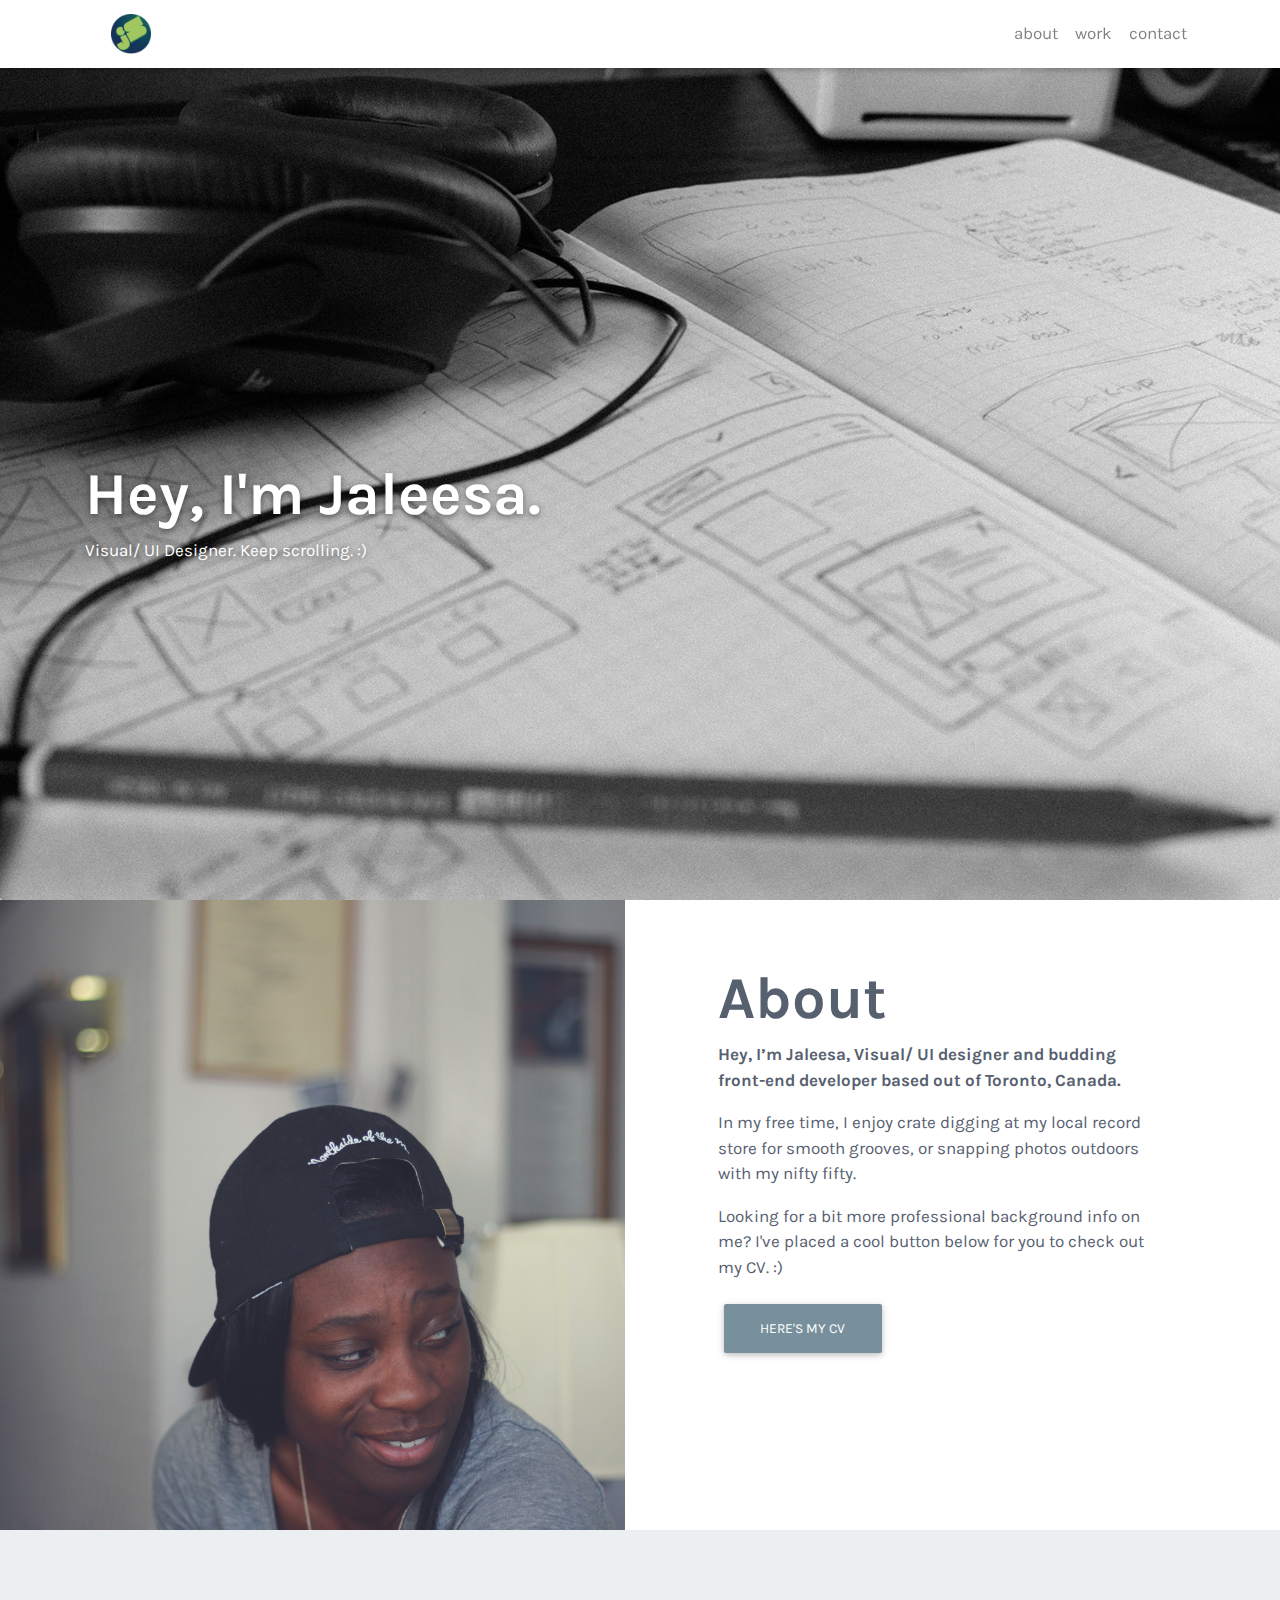
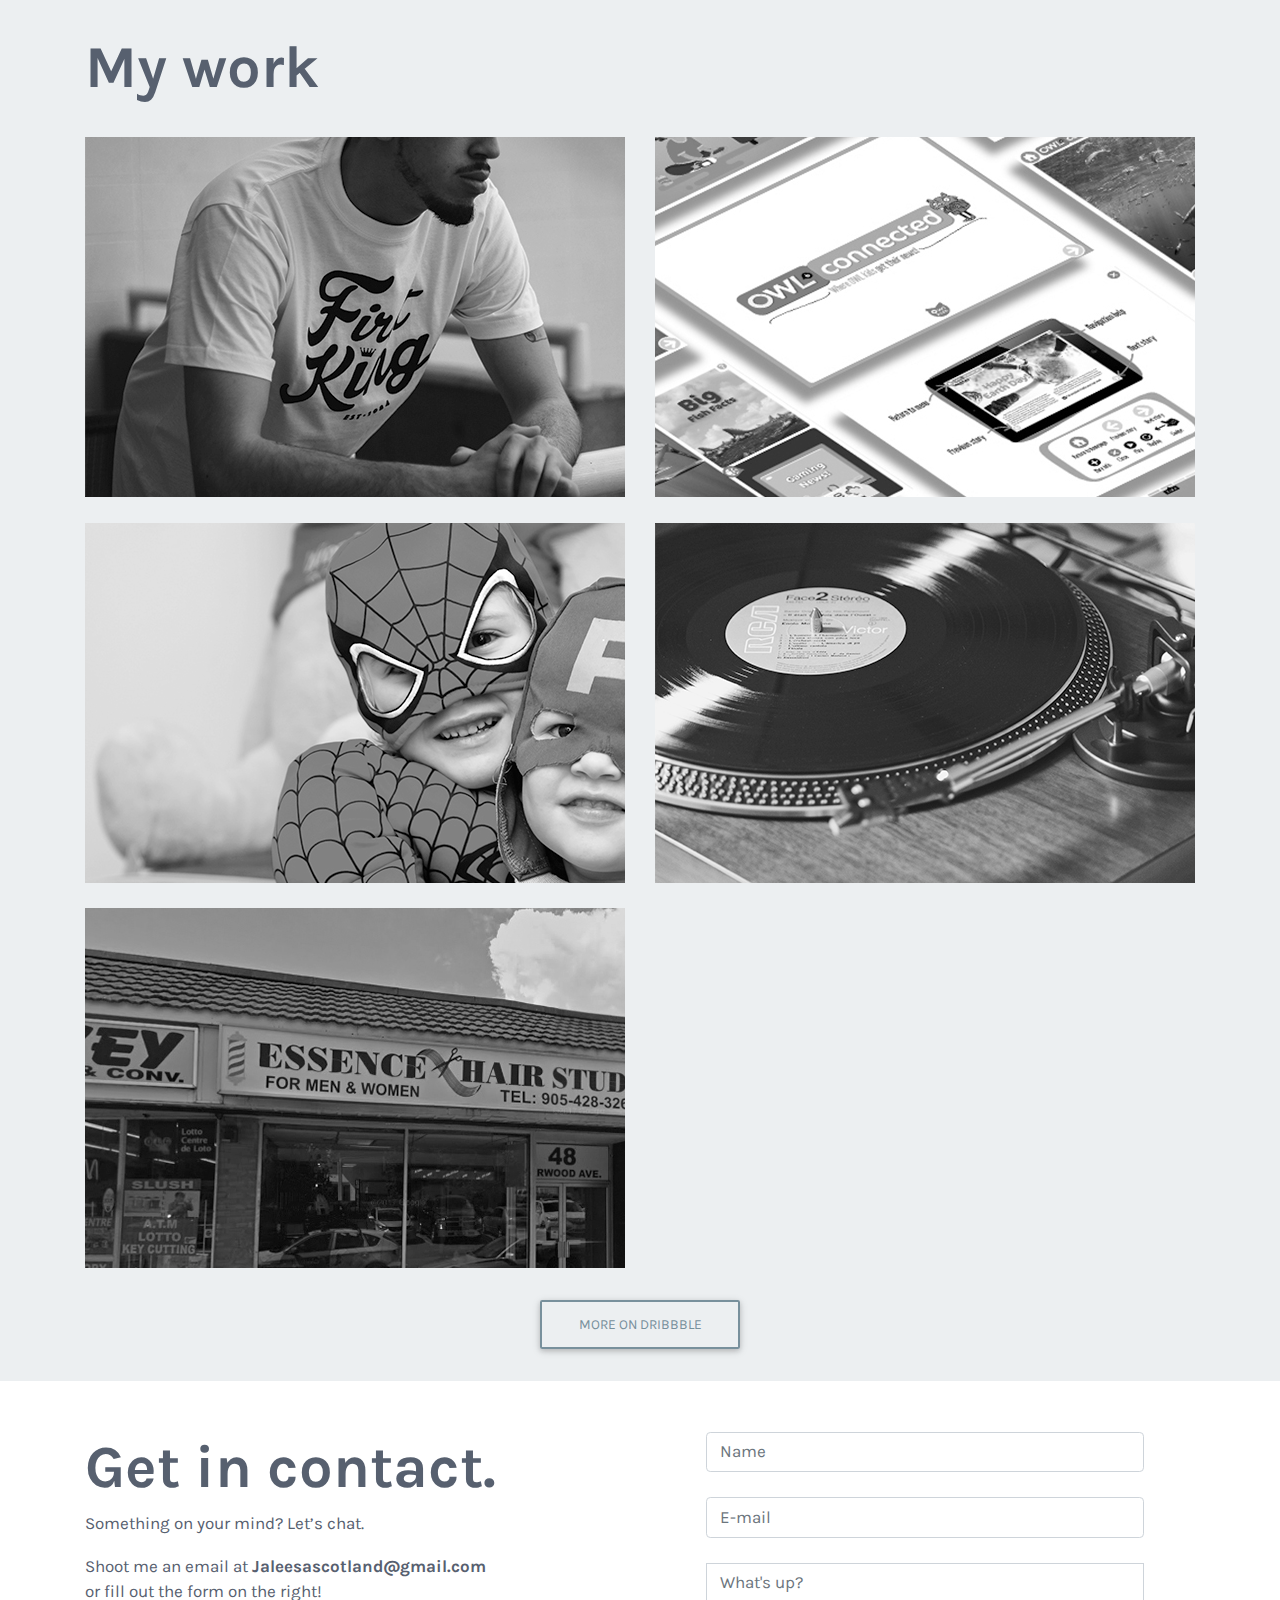
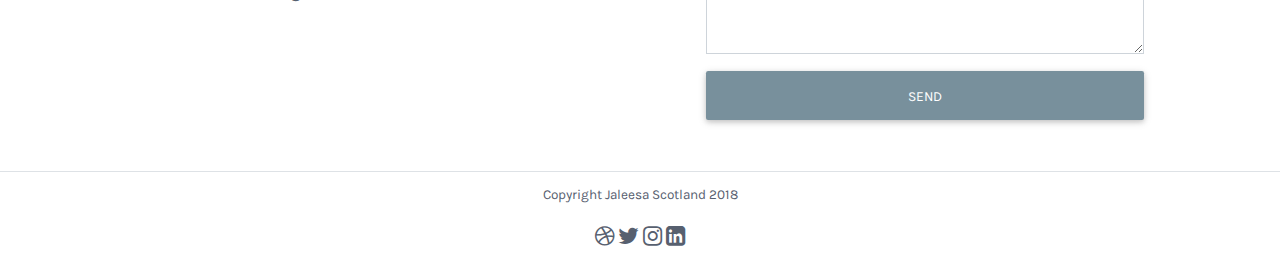
<file: index.html>
<!DOCTYPE html>
<html lang="en">

<head>
    <meta charset="utf-8">
    <meta name="viewport" content="width=device-width, initial-scale=1, shrink-to-fit=no">
    <meta http-equiv="x-ua-compatible" content="ie=edge">
    <title>Jaleesa Scotland</title>
    <link rel="icon" type"image/png" href="img/JS_logo_personal.png">
    <!-- Font Awesome -->
    <link rel="stylesheet" href="https://maxcdn.bootstrapcdn.com/font-awesome/4.7.0/css/font-awesome.min.css">

    <!--Google font-->
    <link href="https://fonts.googleapis.com/css?family=Karla:400,400i,700,700i" rel="stylesheet">
    <!-- Bootstrap core CSS -->
    <link href="css/bootstrap.min.css" rel="stylesheet">
    <!-- Material Design Bootstrap -->
    <link href="css/mdb.min.css" rel="stylesheet">
    <!-- Your custom styles (optional) -->
    <link href="css/style.min.css" rel="stylesheet">
</head>

<body data-spy="scroll" data-target="#navbar-example">

    <!-- Start your project here-->

      <nav class="navbar navbar-expand-lg navbar-light white fixed-top" id="navbar-example">
        <div class="container">
          <a class="navbar-brand px-lg-4 mr-0" href="#header">
            <img src="img/JS_logo_personal.png" height="40"  alt="js-logo">
          </a>
            <button class="navbar-toggler" type="button" data-toggle="collapse" data-target="#navbarSupportedContent1" aria-controls="navbarSupportedContent1"
            aria-expanded="false" aria-label="Toggle navigation">
            <span class="navbar-toggler-icon"></span>
            </button>

          <div class="collapse navbar-collapse justify-content-end" id="navbarSupportedContent1">
            <div class="navbar-nav justify-content-end">
                <a class="nav-item nav-link" href="#about">about</a>
                <a class="nav-item nav-link" href="#work">work</a>
                <a class="nav-item nav-link" href="#contact">contact</a>
            </div>
          </div>
        </div>
      </nav>


      <!--Jumbotron-->
      <div class="jumbotron jumbotron-fluid" id="header">

          <div class="container">

            <div class="vertical-align">
              <h1 class="h1-reponsive mt-2 font-bold animated fadeIn">Hey, I'm Jaleesa.</h1>
              <p> Visual/ UI Designer. Keep scrolling. :) </p>
            </div>
          </div>
      </div>
      <!--Jumbotron-->

      <div class="about" id="about">
          <div class="row">

            <div class="col-md-6">
              <div class="my-bio-image">
              </div>
            </div>

              <div class="col-md-6">
                <div class="about-text">
                  <h1>About</h1>
                  <p><strong>Hey, I’m Jaleesa, Visual/ UI designer and budding front-end developer based out of Toronto, Canada.</strong></p>
                  <p>In my free time, I enjoy crate digging at my local record store for smooth grooves, or snapping photos outdoors with my nifty fifty.</p>
                  <p>Looking for a bit more professional background info on me? I've placed a cool button below for you to check out my CV. :)</p>
                  <a target="_blank" href="img/documents/JaleesaScotland_CV.pdf">
                    <button type="button" class="btn btn-blue-grey">Here's my CV</button>
                  </a>
                </div>
              </div>

            </div>
        </div>

      <div class="work" id="work">
        <div class="container pt-5">
          <h1 class=" pt-5">My work</h1>

          <div class="row">
            <div class="col-md-6 mt-4">
              <div class="view overlay">
                  <img src="img/projects/first-king-thumbnail.jpg" class="img-fluid wow fadeInUp" alt="">
                <a href="first-king.html">
                  <div class="mask flex-center rgba-black-strong">
                    <p class="white-text">First King Clothing</p>
                  </div>
                </a>
              </div>
            </div>
            <div class="col-md-6 mt-4">
                <div class="view overlay">
                    <img src="img/projects/oc-thumbnail.jpg" class="img-fluid wow fadeInUp" alt="">
                  <a href="owlconnected.html">
                    <div class="mask flex-center rgba-black-strong">
                      <p class="white-text">OWL Connected E-magazine</p>
                    </div>
                  </a>
                </div>
            </div>
          </div>

          <div class="row">
            <div class="col-md-6 mt-4">
              <div class="view overlay">
                  <img src="img/projects/okb-thumbnail.jpg" class="img-fluid wow fadeInUp" alt="">
                <a href="okb-redesign.html">
                  <div class="mask flex-center rgba-black-strong">
                    <p class="white-text">Owlkids Books Redesign</p>
                  </div>
                </a>
              </div>
            </div>
            <div class="col-md-6 mt-4">
              <div class="view overlay">
                  <img src="img/projects/discogs-thumbnail.jpg" class="img-fluid wow fadeInUp" alt="">
                <a href="discogs-onboarding.html">
                  <div class="mask flex-center rgba-black-strong">
                    <p class="white-text">Discogs Onboarding</p>
                  </div>
                </a>
              </div>
            </div>
          </div>

          <div class="row">
            <div class="col-md-6 mt-4">
              <div class="view overlay">
                  <img src="img/projects/essence-thumbnail.jpg" class="img-fluid wow fadeInUp" alt="">
                <a href="essence.html">
                  <div class="mask flex-center rgba-black-strong">
                    <p class="white-text">Essence Hair Website</p>
                  </div>
                </a>
              </div>
            </div>
          </div>

          <div class="row">
            <div class="col text-center mt-4 mb-4">
              <a href="https://dribbble.com/discoxjunkie" target="_blank">
                <button type="button" class="btn btn-outline-blue-grey waves-effect">More on Dribbble</button>
              </a>
            </div>
          </div>
        </div>
      </div>

      <div class="contact" id="contact" >
          <div class="container">

            <div class="row">
              <div class="col-md-6">
                <h1 class="mt-5">Get in contact.</h1>
                  <p>Something on your mind? Let’s chat.</p>
                  <p>Shoot me an email at <strong>Jaleesascotland@gmail.com</strong><br> or fill out the form on the right!</p>
              </div>

              <div class="col-md-6">
                <!-- Default form contact -->
                <form class="text-center p-5" action="http://formspree.io/jaleesascotland@gmail.com" method="POST">
                    <!-- Name -->
                    <input type="text" id="defaultContactFormName" class="form-control mb-4" placeholder="Name">

                    <!-- Email -->
                    <input type="email" id="defaultContactFormEmail" class="form-control mb-4" placeholder="E-mail">
                    <!-- Message -->
                    <div class="form-group">
                        <textarea class="form-control rounded-0" id="exampleFormControlTextarea2" rows="3" placeholder="What's up?"></textarea>
                    </div>
                    <!-- Send button -->
                    <button class="btn btn-info btn-block btn-blue-grey" type="submit">Send</button>

                </form>
                <!-- Default form contact -->
              </div>

            </div>

          </div>
        </div>

      <footer class="border-top">
        <p class="text-center pt-2"><small>Copyright Jaleesa Scotland 2018</small></p>
        <div class = "text-center mb-4">
          <a href="https://dribbble.com/discoxjunkie" target="_blank">
            <i class="fa fa-dribbble fa-lg" aria-hidden="true"></i>
          </a>

          <a href="https://twitter.com/DISCOxjunkie" target="_blank">
            <i class="fa fa-twitter fa-lg" aria-hidden="true"></i>
          </a>

          <a href="https://www.instagram.com/discoxjunk/?hl=en" target="_blank">
            <i class="fa fa-instagram fa-lg" aria-hidden="true"></i>
          </a>
          <a href="https://www.linkedin.com/in/jaleesa-scotland-790aa632/" target="_blank">
            <i class="fa fa-linkedin-square fa-lg" aria-hidden="true"></i>
          </a>
        </div>
      </footer>

    <!-- /Start your project here-->












    <!-- SCRIPTS -->
    <!-- JQuery -->
    <script type="text/javascript" src="js/jquery-3.3.1.min.js"></script>
    <!-- Bootstrap tooltips -->
    <script type="text/javascript" src="js/popper.min.js"></script>
    <!-- Bootstrap core JavaScript -->
    <script type="text/javascript" src="js/bootstrap.min.js"></script>
    <!-- MDB core JavaScript -->
    <script type="text/javascript" src="js/mdb.min.js"></script>
    <script type="text/javascript" src="js/script.js"></script>
</body>

</html>
</file>
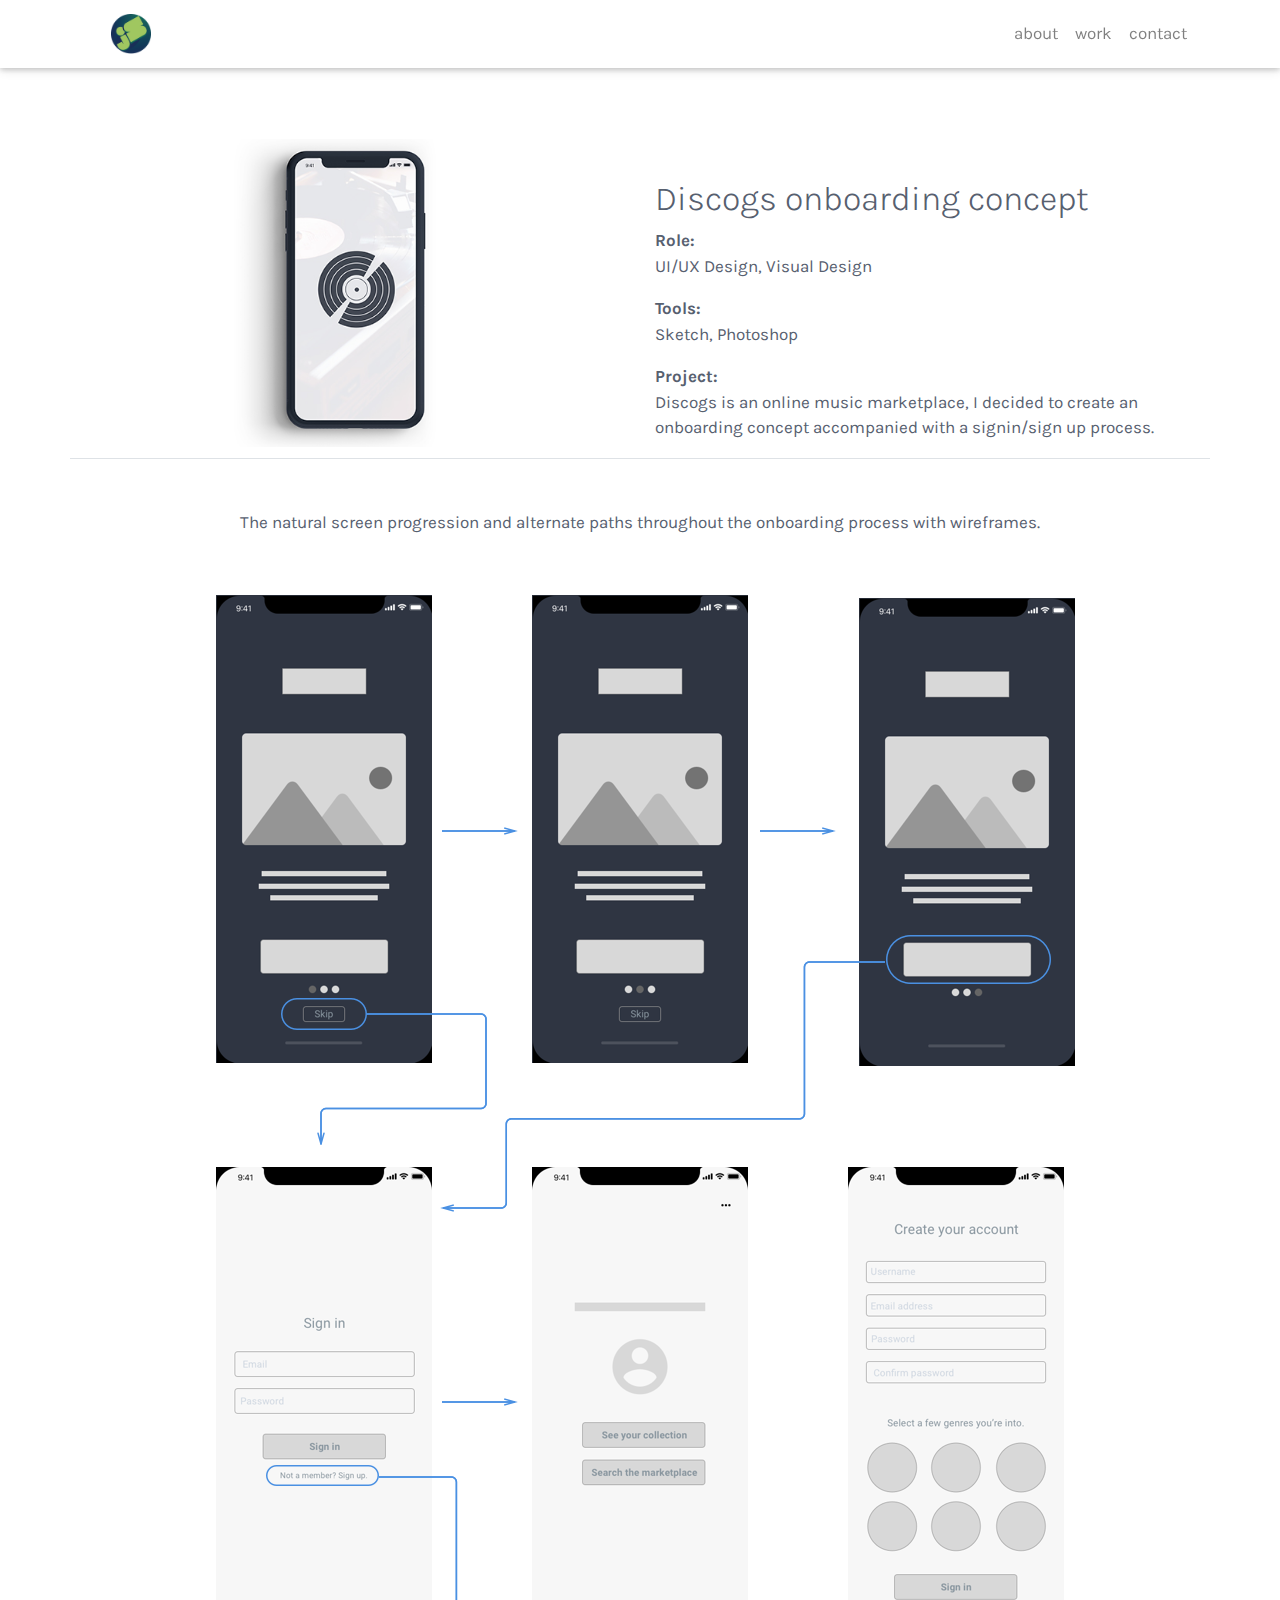
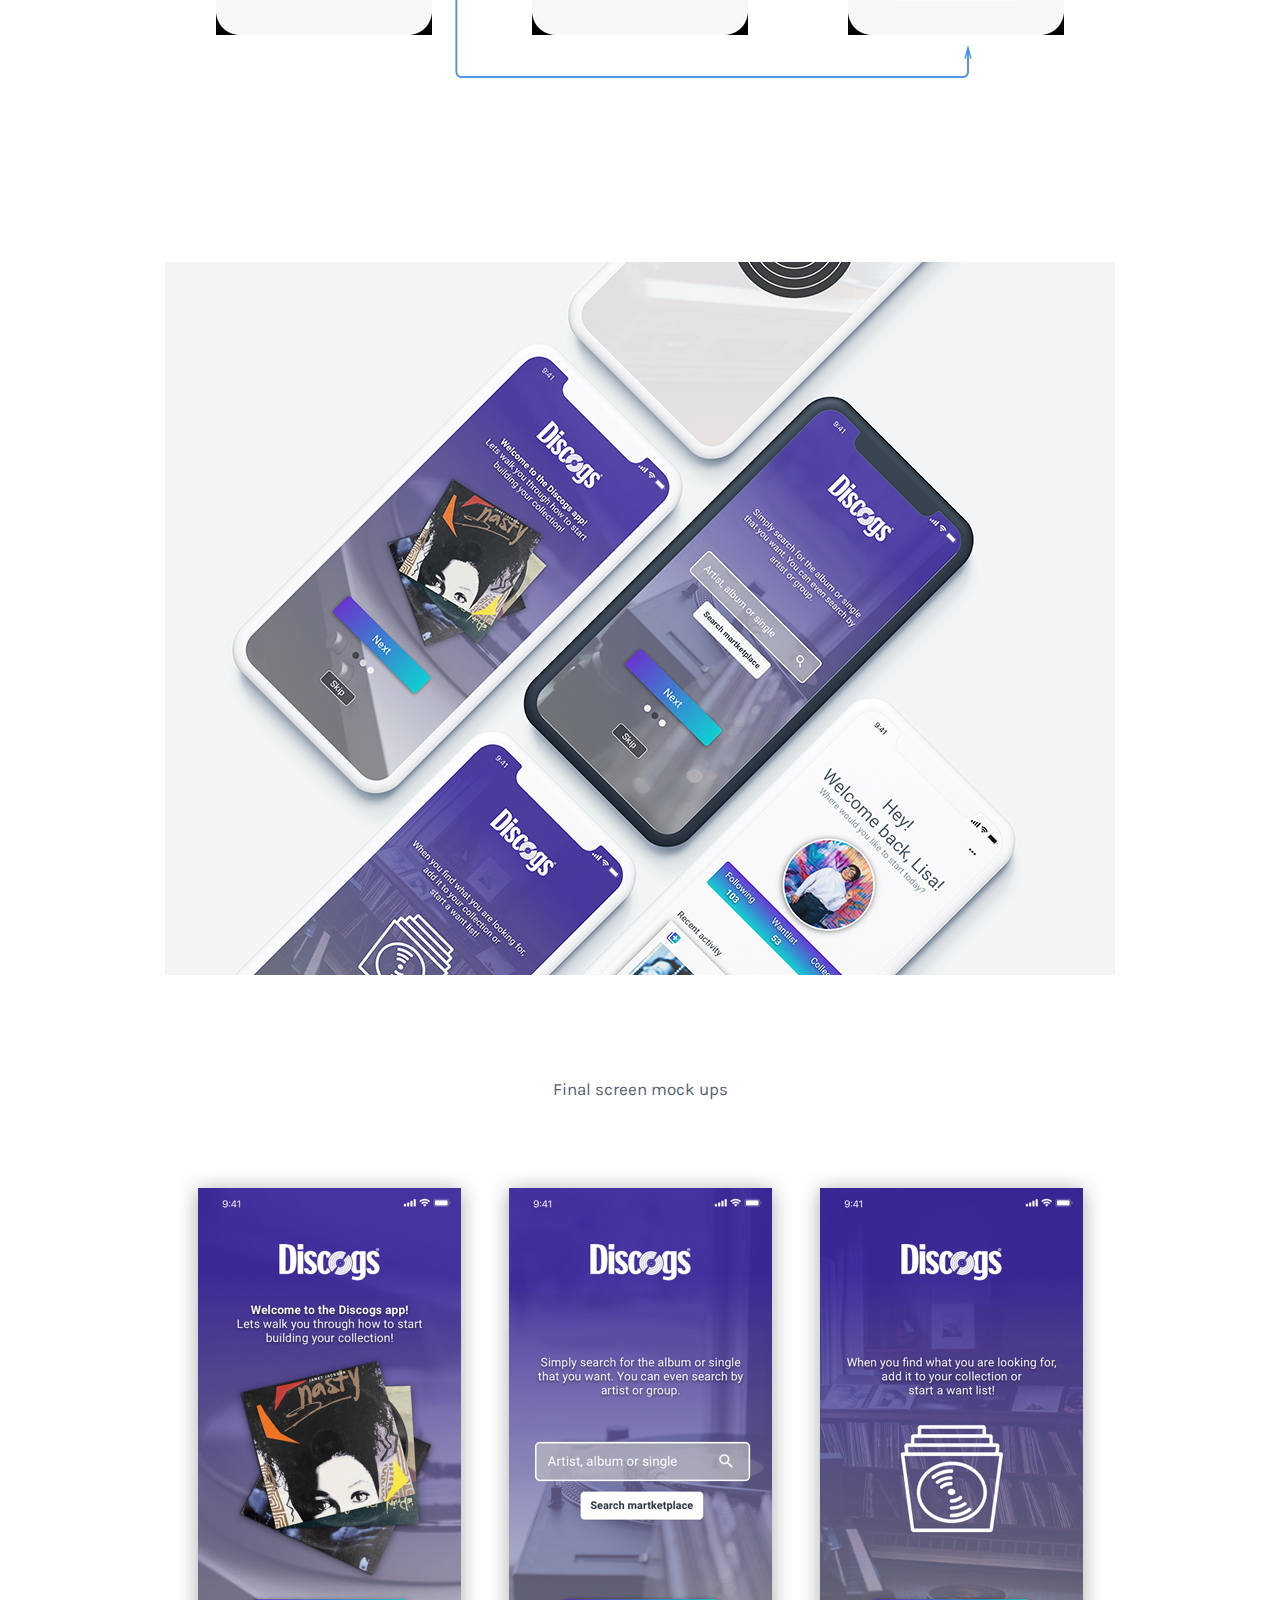
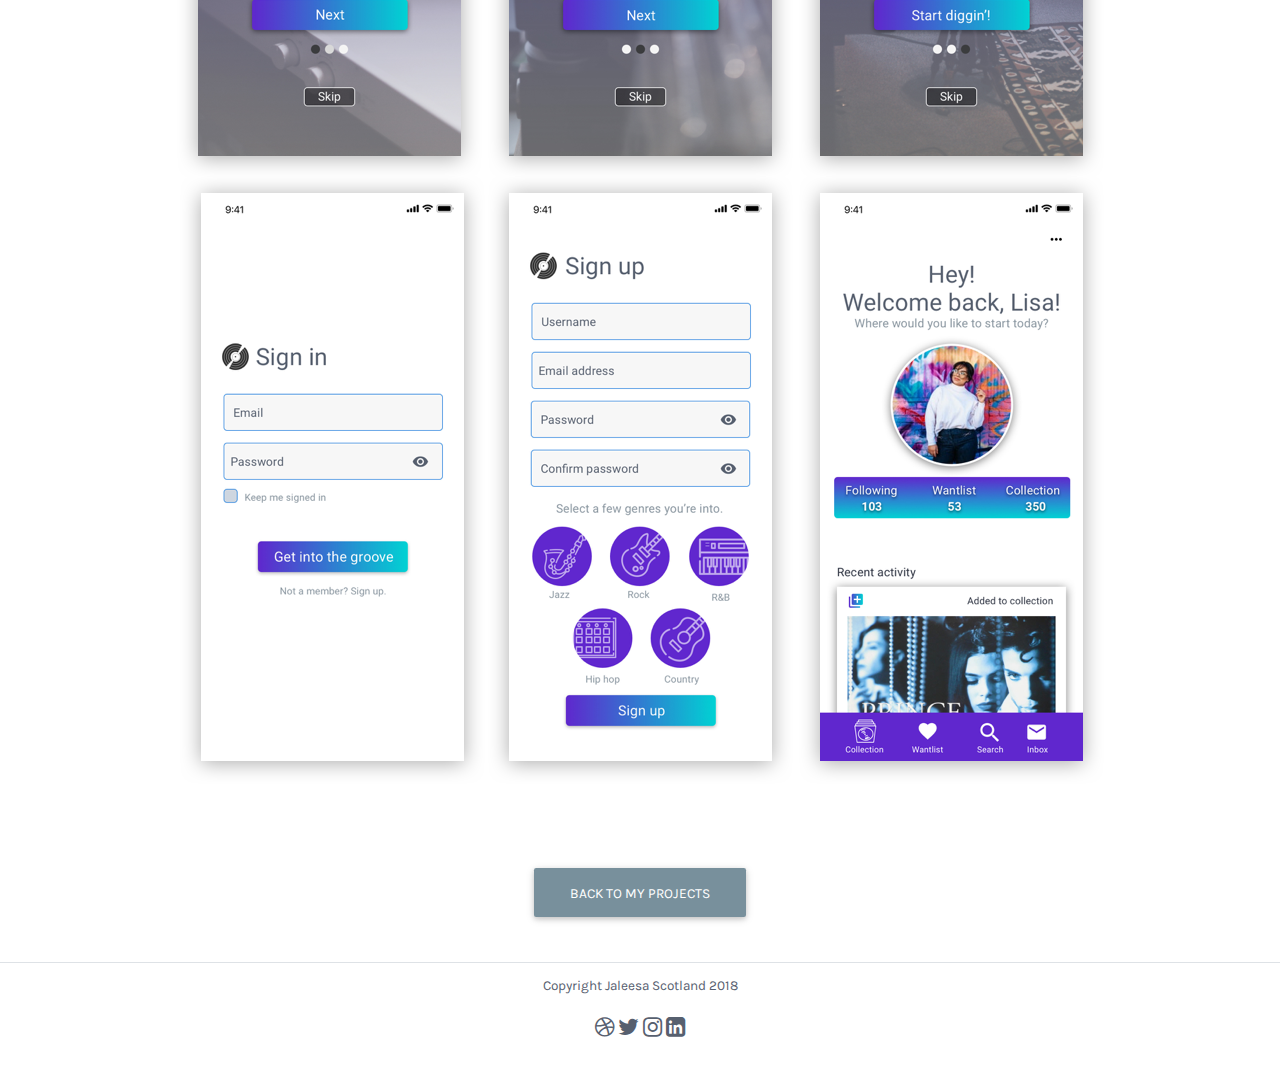
<file: discogs-onboarding.html>
<!DOCTYPE html>
<html lang="en">

<head>
    <meta charset="utf-8">
    <meta name="viewport" content="width=device-width, initial-scale=1, shrink-to-fit=no">
    <meta http-equiv="x-ua-compatible" content="ie=edge">
    <title>Jaleesa Scotland</title>
    <link rel="icon" type"image/png" href="img/JS_logo_personal.png">

    <!-- Font Awesome -->
    <link rel="stylesheet" href="https://maxcdn.bootstrapcdn.com/font-awesome/4.7.0/css/font-awesome.min.css">

    <!--Google font-->
    <link href="https://fonts.googleapis.com/css?family=Karla:400,400i,700,700i" rel="stylesheet">
    <!-- Bootstrap core CSS -->
    <link href="css/bootstrap.min.css" rel="stylesheet">
    <!-- Material Design Bootstrap -->
    <link href="css/mdb.min.css" rel="stylesheet">
    <!-- Your custom styles (optional) -->
    <link href="css/style.min.css" rel="stylesheet">
</head>

<body data-spy="scroll" data-target="#navbar-example">

    <!-- Start your project here-->

      <nav class="navbar navbar-expand-lg navbar-light white fixed-top" id="navbar-example">
        <div class="container">
          <a class="navbar-brand px-lg-4 mr-0" href="index.html#header">
            <img src="img/JS_logo_personal.png" height="40"  alt="js-logo">
          </a>
            <button class="navbar-toggler" type="button" data-toggle="collapse" data-target="#navbarNavAltMarkup" aria-controls="navbarNavAltMarkup"
            aria-expanded="false" aria-label="Toggle navigation">
            <span class="navbar-toggler-icon"></span>
            </button>

          <div class="collapse navbar-collapse justify-content-end" id="navbarNavAltMarkup myNavbar">
            <div class="navbar-nav justify-content-end">
                <a class="nav-item nav-link" href="index.html#about">about</a>
                <a class="nav-item nav-link" href="index.html#work">work</a>
                <a class="nav-item nav-link" href="index.html#contact">contact</a>
            </div>
          </div>
        </div>
      </nav>


      <div class="projects">
        <div class="container border-bottom">
        <div class="row">

          <div class= "col-md-6 my-auto">
            <img class="img-fluid" src="img/projects/discogs-mainimage.jpg">
          </div>

          <div class="col-md-6 pt-5">

            <h2>Discogs onboarding concept</h2>
            <p>
              <strong>Role:</strong><br>
              UI/UX Design, Visual Design
            </p>

            <p>
              <strong>Tools:</strong><br>
              Sketch, Photoshop
            </p>

            <p>
              <strong>Project:</strong><br>
              Discogs is an online music marketplace, I decided to create an onboarding concept accompanied with a signin/sign up process.
            </p>

          </div>


        </div>


        </div>
      </div>

      <div class="project-images text-center">
        <div class="container">
          <div class="row">

          <div class=" col-sm-12 mt-5 mb-5">
            <p>The natural screen progression and alternate paths throughout the onboarding process with wireframes.</p>
            <img class="img-fluid" src="img/projects/Discogs_final.png">
          </div>

          <div class="col-sm-12 mt-5 mb-5">
            <img class="img-fluid" src="img/projects/discogs_sceenmock.jpg">
          </div>

          <div class="col-sm-12 mt-5 mb-5">
              <p> Final screen mock ups</p>
            <img class="img-fluid" src="img/projects/discogs-screens_final.png">

          </div>



        </div>

        </div>
      </div>


      <div class="bottom-nav text-center">
        <div class="container">
        <a href="index.html#work"><button type="button" class="btn btn-blue-grey mt-4">Back to my projects</button></a>
      </div>
      </div>


      <footer class="border-top">
        <p class="text-center pt-2"><small>Copyright Jaleesa Scotland 2018</small></p>
        <div class = "text-center mb-4">
          <a href="https://dribbble.com/discoxjunkie" target="_blank">
            <i class="fa fa-dribbble fa-lg" aria-hidden="true"></i>
          </a>

          <a href="https://twitter.com/DISCOxjunkie" target="_blank">
            <i class="fa fa-twitter fa-lg" aria-hidden="true"></i>
          </a>

          <a href="https://www.instagram.com/discoxjunk/?hl=en" target="_blank">
            <i class="fa fa-instagram fa-lg" aria-hidden="true"></i>
          </a>
          <a href="https://www.linkedin.com/in/jaleesa-scotland-790aa632/" target="_blank">
            <i class="fa fa-linkedin-square fa-lg" aria-hidden="true"></i>
          </a>
        </div>
      </footer>

    <!-- /Start your project here-->












    <!-- SCRIPTS -->
    <!-- JQuery -->
    <script type="text/javascript" src="js/jquery-3.3.1.min.js"></script>
    <!-- Bootstrap tooltips -->
    <script type="text/javascript" src="js/popper.min.js"></script>
    <!-- Bootstrap core JavaScript -->
    <script type="text/javascript" src="js/bootstrap.min.js"></script>
    <!-- MDB core JavaScript -->
    <script type="text/javascript" src="js/mdb.min.js"></script>
    <script type="text/javascript" src="js/script.js"></script>
</body>

</html>
</file>
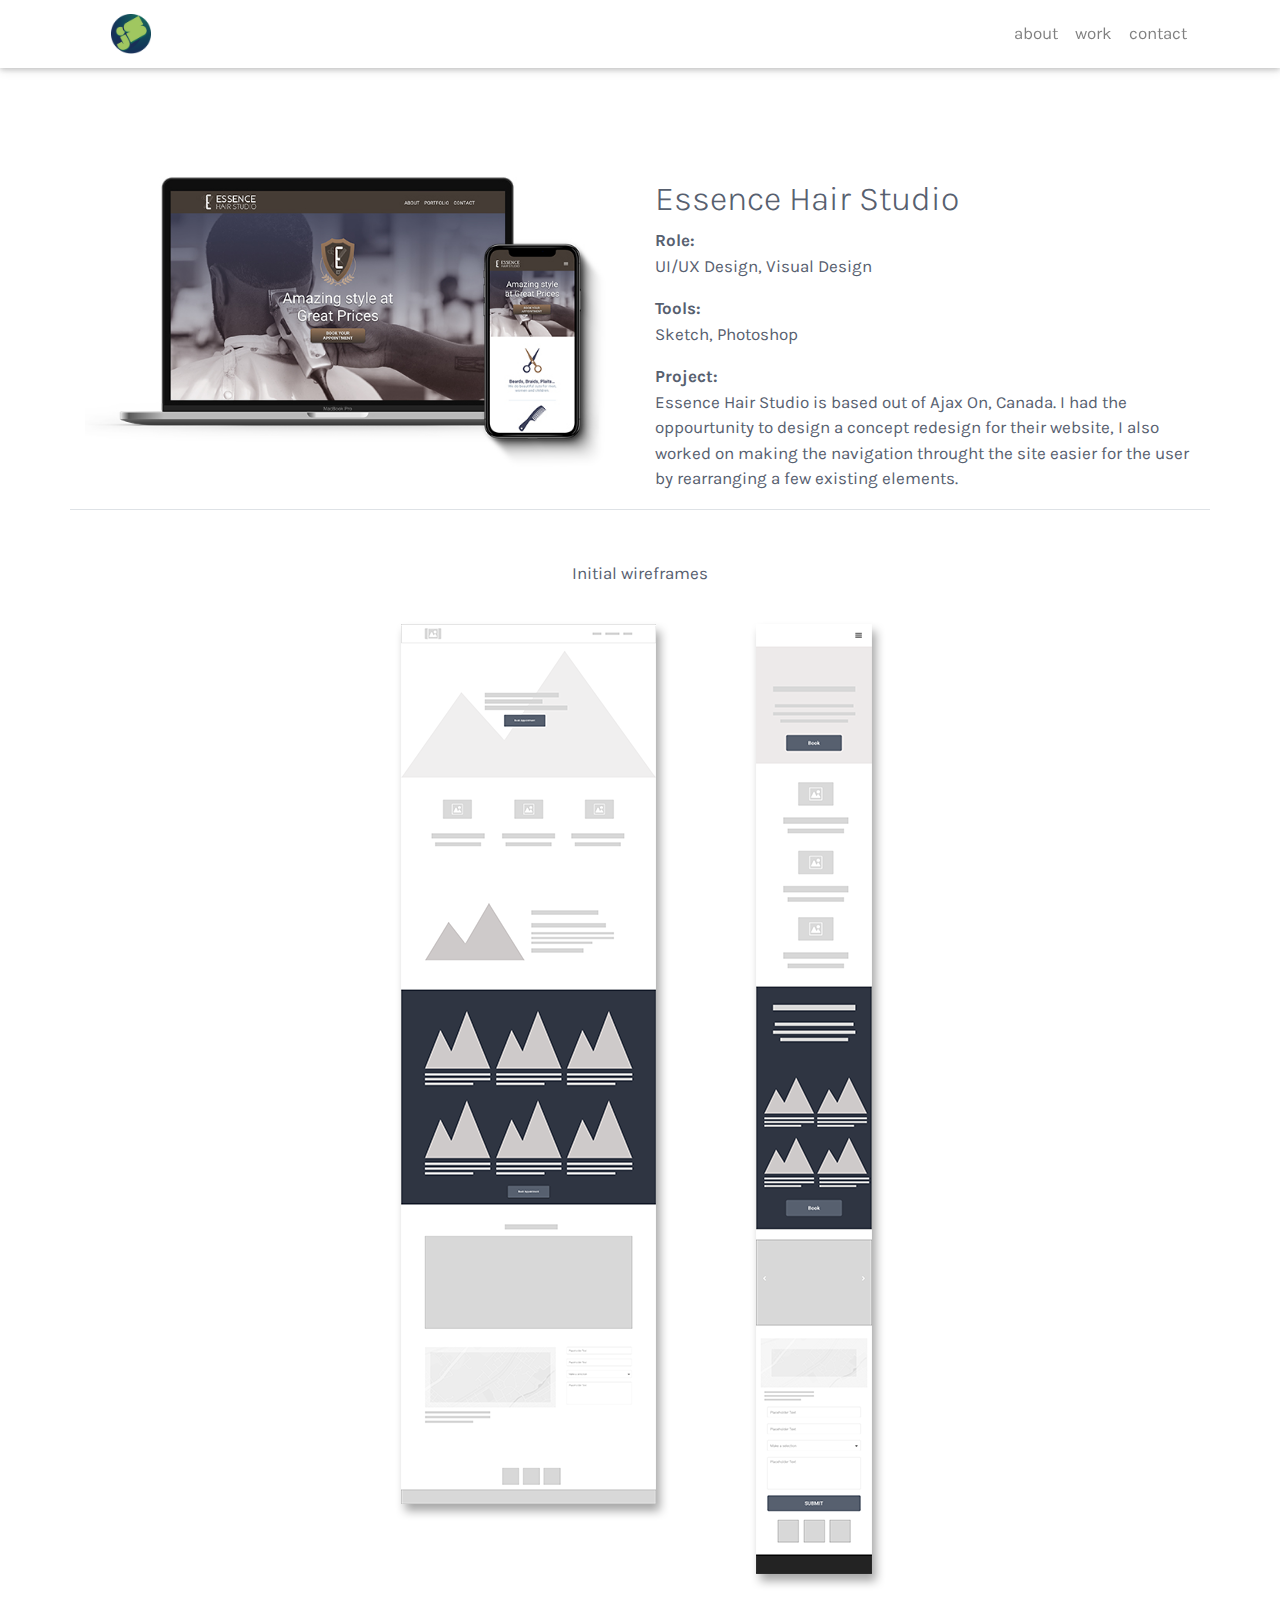
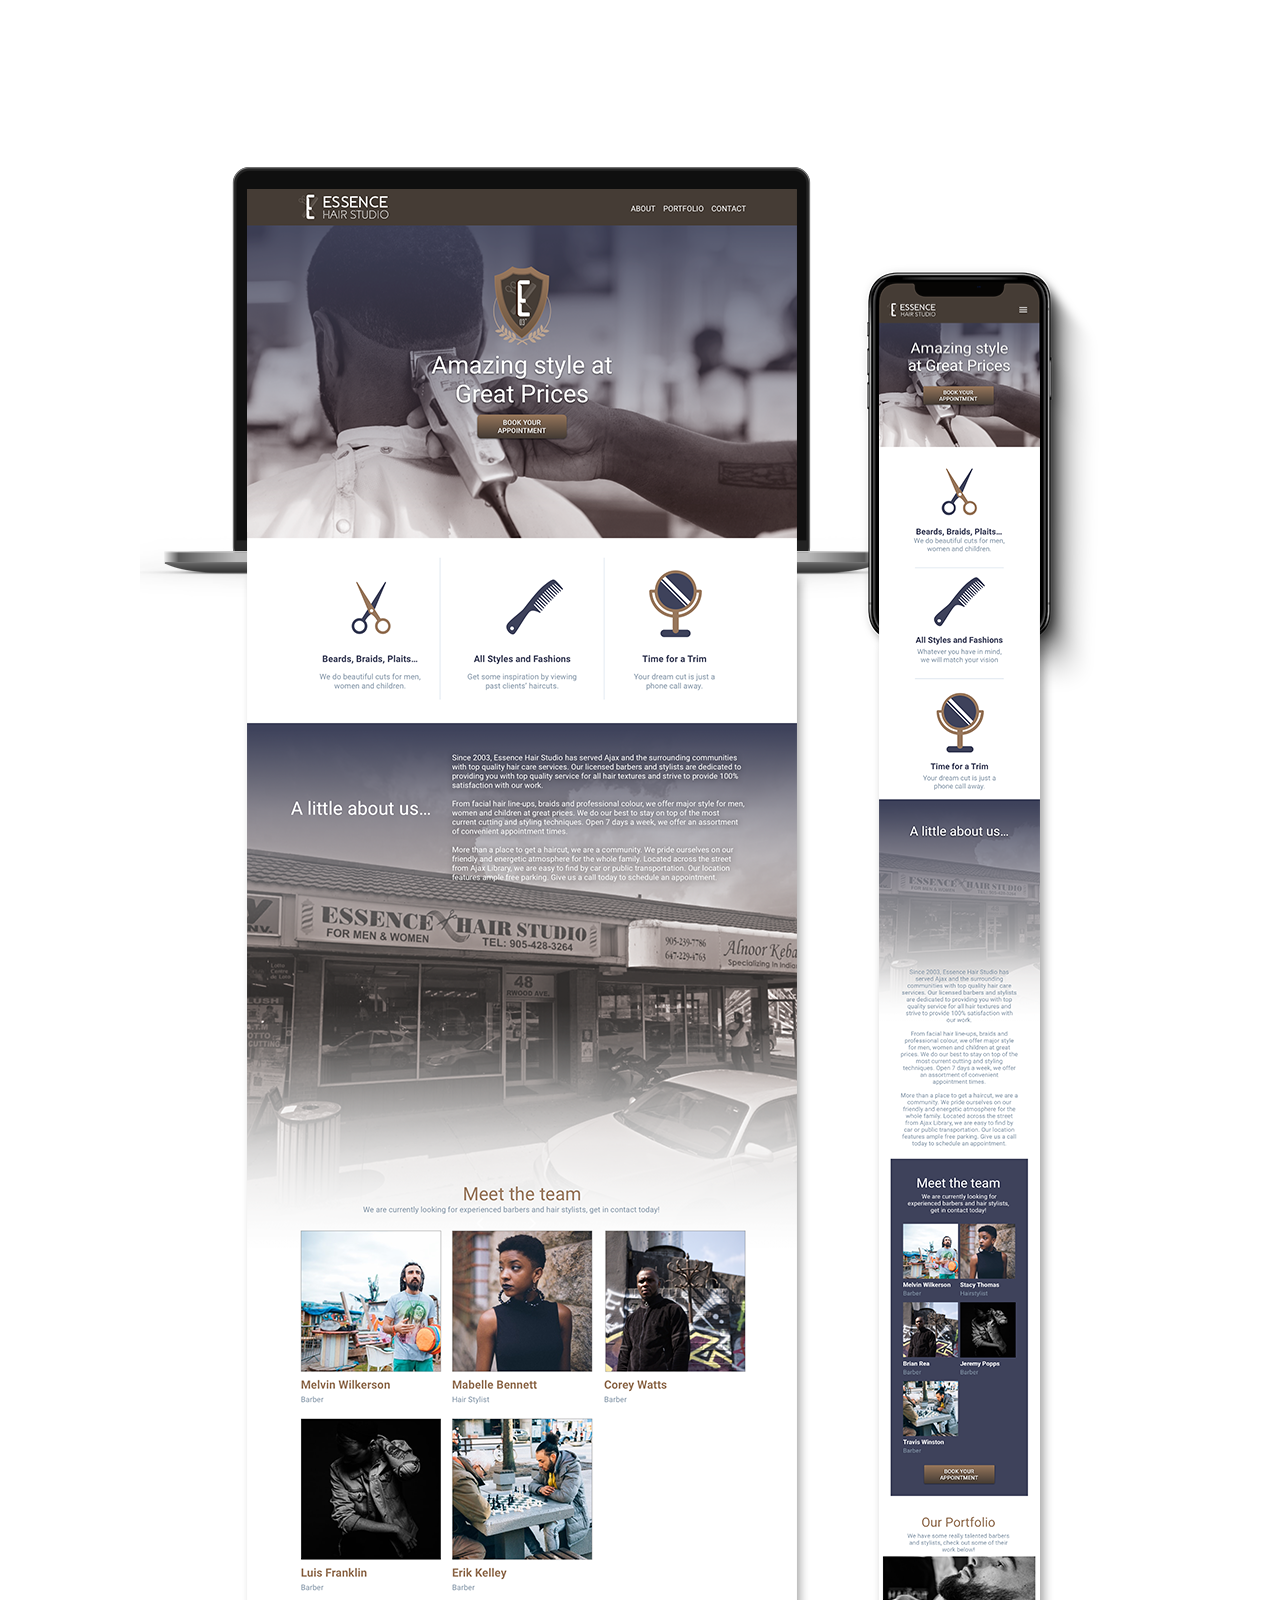
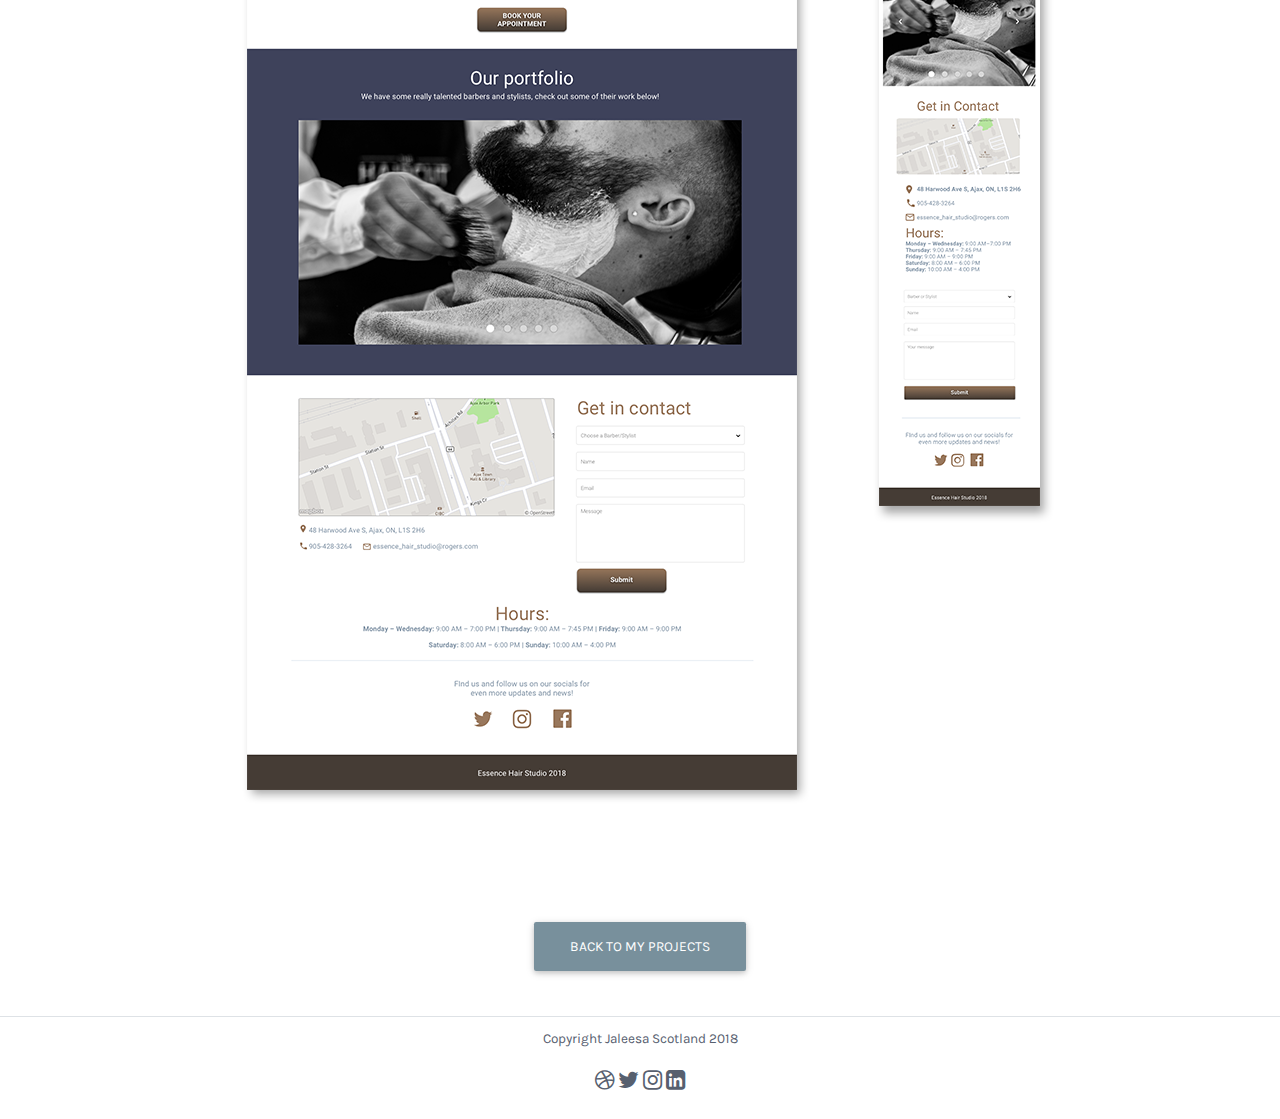
<file: essence.html>
<!DOCTYPE html>
<html lang="en">

<head>
    <meta charset="utf-8">
    <meta name="viewport" content="width=device-width, initial-scale=1, shrink-to-fit=no">
    <meta http-equiv="x-ua-compatible" content="ie=edge">
    <title>Jaleesa Scotland</title>
    <link rel="icon" type"image/png" href="img/JS_logo_personal.png">

    <!-- Font Awesome -->
    <link rel="stylesheet" href="https://maxcdn.bootstrapcdn.com/font-awesome/4.7.0/css/font-awesome.min.css">

    <!--Google font-->
    <link href="https://fonts.googleapis.com/css?family=Karla:400,400i,700,700i" rel="stylesheet">
    <!-- Bootstrap core CSS -->
    <link href="css/bootstrap.min.css" rel="stylesheet">
    <!-- Material Design Bootstrap -->
    <link href="css/mdb.min.css" rel="stylesheet">
    <!-- Your custom styles (optional) -->
    <link href="css/style.min.css" rel="stylesheet">
</head>

<body data-spy="scroll" data-target="#navbar-example">

    <!-- Start your project here-->

      <nav class="navbar navbar-expand-lg navbar-light white fixed-top" id="navbar-example">
        <div class="container">
          <a class="navbar-brand px-lg-4 mr-0" href="index.html#header">
            <img src="img/JS_logo_personal.png" height="40"  alt="js-logo">
          </a>
            <button class="navbar-toggler" type="button" data-toggle="collapse" data-target="#navbarNavAltMarkup" aria-controls="navbarNavAltMarkup"
            aria-expanded="false" aria-label="Toggle navigation">
            <span class="navbar-toggler-icon"></span>
            </button>

          <div class="collapse navbar-collapse justify-content-end" id="navbarNavAltMarkup myNavbar">
            <div class="navbar-nav justify-content-end">
                <a class="nav-item nav-link" href="index.html#about">about</a>
                <a class="nav-item nav-link" href="index.html#work">work</a>
                <a class="nav-item nav-link" href="index.html#contact">contact</a>
            </div>
          </div>
        </div>
      </nav>


      <div class="projects">
        <div class="container border-bottom">
        <div class="row">

          <div class= "col-md-6 my-auto">
            <img class="img-fluid" src="img/projects/essence-mainimage.jpg">
          </div>

          <div class="col-md-6 pt-5">

            <h2>Essence Hair Studio</h2>
            <p>
              <strong>Role:</strong><br>
              UI/UX Design, Visual Design
            </p>

            <p>
              <strong>Tools:</strong><br>
              Sketch, Photoshop
            </p>

            <p>
              <strong>Project:</strong><br>
              Essence Hair Studio is based out of Ajax On, Canada. I had the oppourtunity to design a concept redesign for their website, I also worked on making the navigation throught the site easier for the user by rearranging a few existing elements.
            </p>

          </div>


        </div>


        </div>
      </div>

      <div class="project-images text-center">
        <div class="container">
          <div class="row">

          <div class="col-sm-12 mt-5 mb-5">
            <p>Initial wireframes</p>
            <img class="img-fluid" src="img/projects/essence-wireframes.png">
          </div>

          <div class="col-sm-12 mt-5 mb-5">
            <img class="img-fluid" src="img/projects/essence-webdisplay.png">
          </div>

        </div>

        </div>
      </div>


      <div class="bottom-nav text-center">
        <div class="container">
        <a href="index.html#work"><button type="button" class="btn btn-blue-grey mt-4">Back to my projects</button></a>
      </div>
      </div>


      <footer class="border-top">
        <p class="text-center pt-2"><small>Copyright Jaleesa Scotland 2018</small></p>
        <div class = "text-center mb-4">
          <a href="https://dribbble.com/discoxjunkie" target="_blank">
            <i class="fa fa-dribbble fa-lg" aria-hidden="true"></i>
          </a>

          <a href="https://twitter.com/DISCOxjunkie" target="_blank">
            <i class="fa fa-twitter fa-lg" aria-hidden="true"></i>
          </a>

          <a href="https://www.instagram.com/discoxjunk/?hl=en" target="_blank">
            <i class="fa fa-instagram fa-lg" aria-hidden="true"></i>
          </a>
          <a href="https://www.linkedin.com/in/jaleesa-scotland-790aa632/" target="_blank">
            <i class="fa fa-linkedin-square fa-lg" aria-hidden="true"></i>
          </a>
        </div>
      </footer>

    <!-- /Start your project here-->












    <!-- SCRIPTS -->
    <!-- JQuery -->
    <script type="text/javascript" src="js/jquery-3.3.1.min.js"></script>
    <!-- Bootstrap tooltips -->
    <script type="text/javascript" src="js/popper.min.js"></script>
    <!-- Bootstrap core JavaScript -->
    <script type="text/javascript" src="js/bootstrap.min.js"></script>
    <!-- MDB core JavaScript -->
    <script type="text/javascript" src="js/mdb.min.js"></script>
    <script type="text/javascript" src="js/script.js"></script>
</body>

</html>
</file>
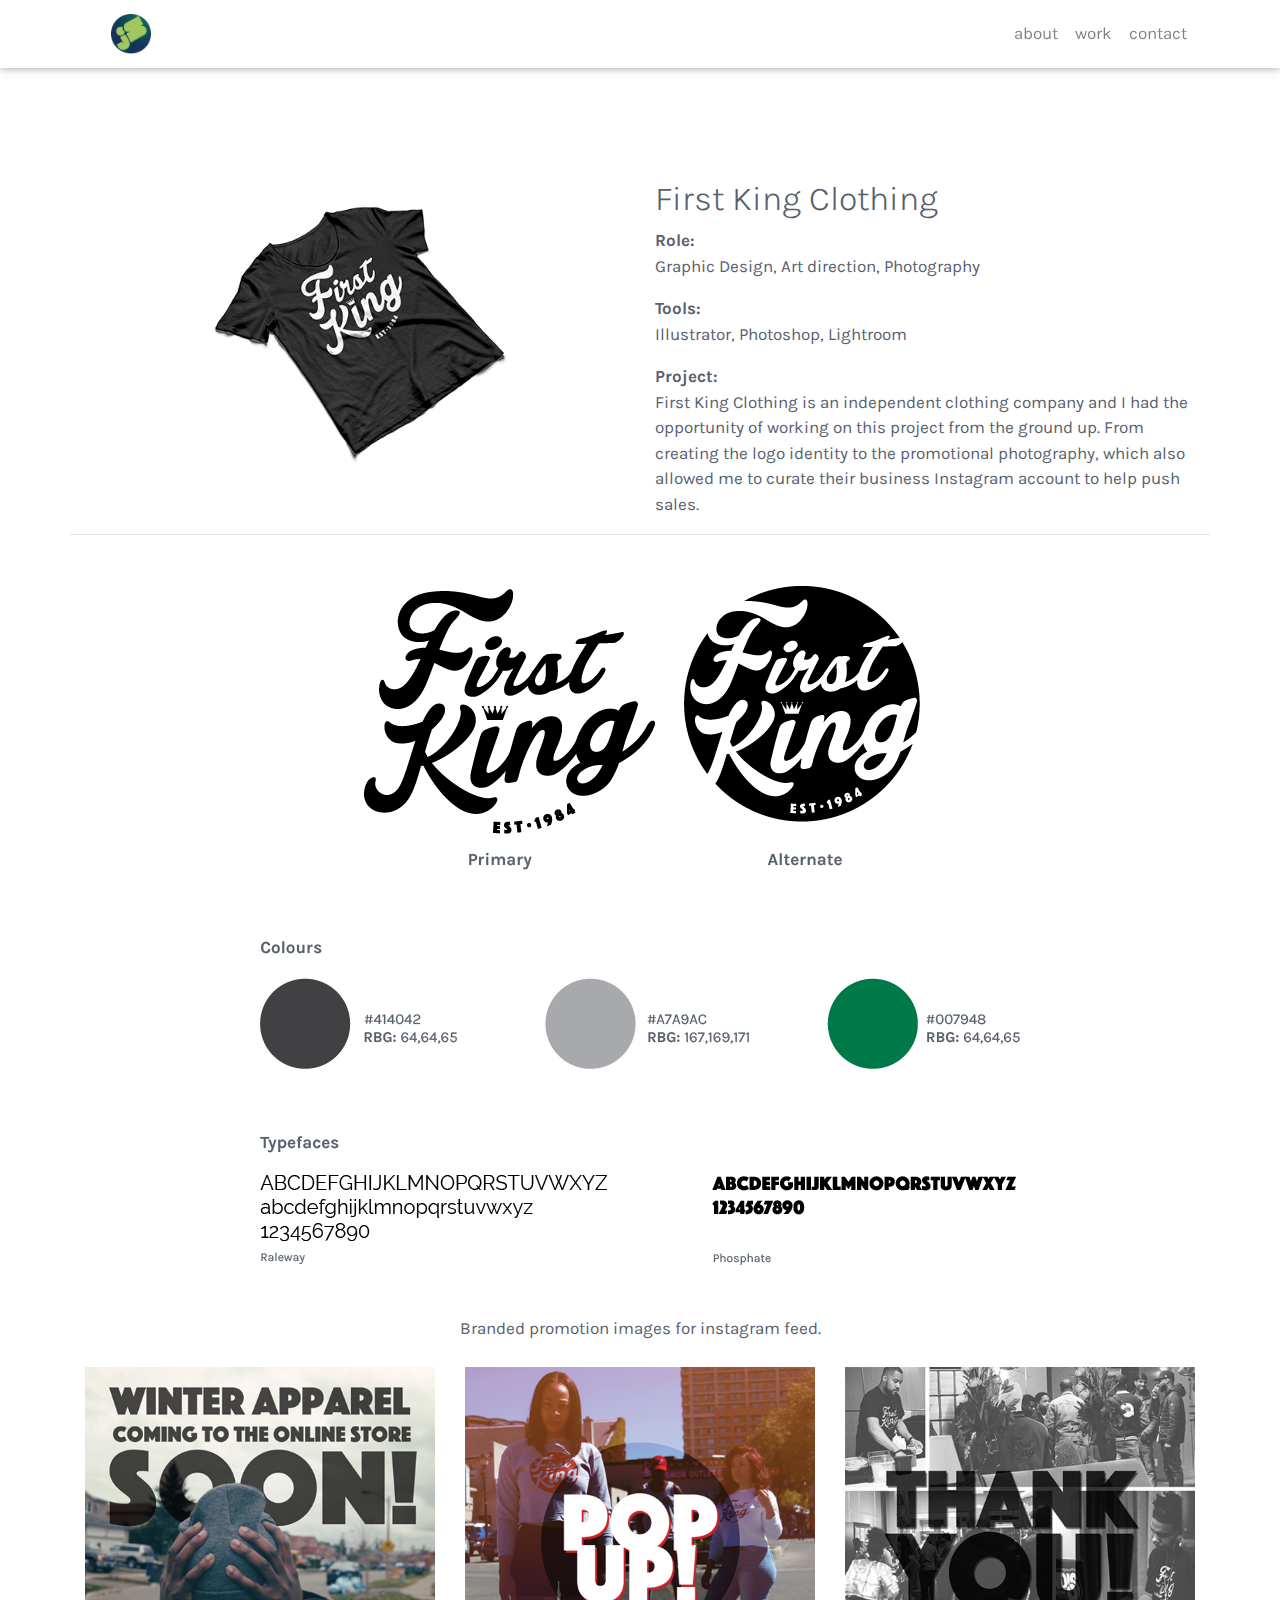
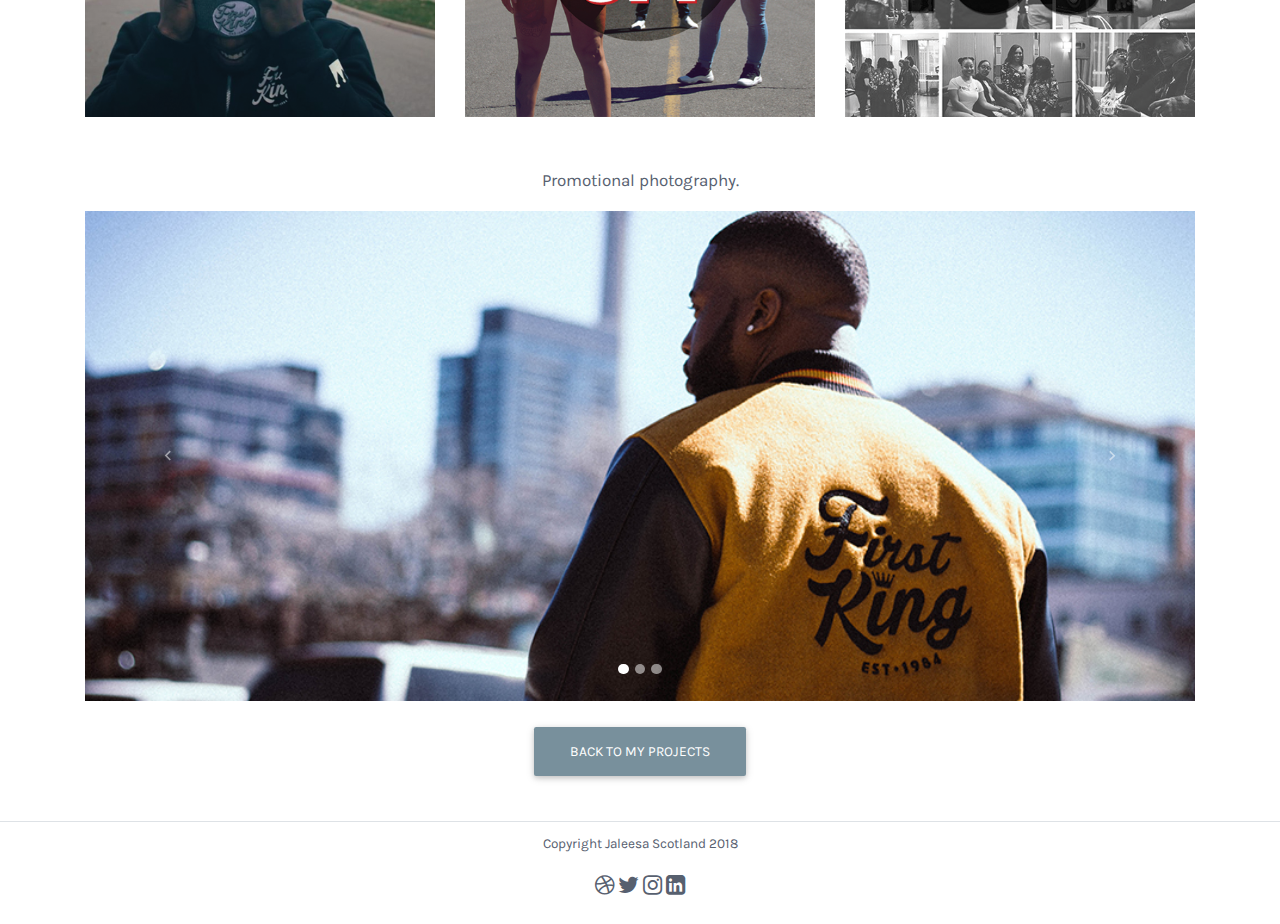
<file: first-king.html>
<!DOCTYPE html>
<html lang="en">

<head>
    <meta charset="utf-8">
    <meta name="viewport" content="width=device-width, initial-scale=1, shrink-to-fit=no">
    <meta http-equiv="x-ua-compatible" content="ie=edge">
    <title>Jaleesa Scotland</title>
    <link rel="icon" type"image/png" href="img/JS_logo_personal.png">

    <!-- Font Awesome -->
    <link rel="stylesheet" href="https://maxcdn.bootstrapcdn.com/font-awesome/4.7.0/css/font-awesome.min.css">

    <!--Google font-->
    <link href="https://fonts.googleapis.com/css?family=Karla:400,400i,700,700i" rel="stylesheet">
    <!-- Bootstrap core CSS -->
    <link href="css/bootstrap.min.css" rel="stylesheet">
    <!-- Material Design Bootstrap -->
    <link href="css/mdb.min.css" rel="stylesheet">
    <!-- Your custom styles (optional) -->
    <link href="css/style.min.css" rel="stylesheet">
</head>

<body data-spy="scroll" data-target="#navbar-example">

    <!-- Start your project here-->

      <nav class="navbar navbar-expand-lg navbar-light white fixed-top" id="navbar-example">
        <div class="container">
          <a class="navbar-brand px-lg-4 mr-0" href="index.html#header">
            <img src="img/JS_logo_personal.png" height="40"  alt="js-logo">
          </a>
            <button class="navbar-toggler" type="button" data-toggle="collapse" data-target="#navbarNavAltMarkup" aria-controls="navbarNavAltMarkup"
            aria-expanded="false" aria-label="Toggle navigation">
            <span class="navbar-toggler-icon"></span>
            </button>

          <div class="collapse navbar-collapse justify-content-end" id="navbarNavAltMarkup myNavbar">
            <div class="navbar-nav justify-content-end">
                <a class="nav-item nav-link" href="index.html#about">about</a>
                <a class="nav-item nav-link" href="index.html#work">work</a>
                <a class="nav-item nav-link" href="index.html#contact">contact</a>
            </div>
          </div>
        </div>
      </nav>


      <div class="projects">
        <div class="container border-bottom">
        <div class="row">

          <div class= "col-md-6 my-auto">
            <img class="img-fluid" src="img/projects/First-king-logo.png">
          </div>

          <div class="col-md-6 pt-5">

            <h2>First King Clothing</h2>
            <p>
              <strong>Role:</strong><br>
              Graphic Design, Art direction, Photography
            </p>

            <p>
              <strong>Tools:</strong><br>
              Illustrator, Photoshop, Lightroom
            </p>

            <p>
              <strong>Project:</strong><br>
              First King Clothing is an independent clothing company and I had the opportunity of working on this project from the ground up. From creating the logo identity to the promotional photography, which also allowed me to curate their business Instagram account to help push sales.
            </p>

          </div>


        </div>


        </div>
      </div>

      <div class="project-images text-center">
        <div class="container">
          <div class="row">

          <div class=" col mt-5 mb-5">
            <img class="img-fluid" src="img/projects/fk-brand-guide.png">
          </div>

        </div>

        <p> Branded promotion images for instagram feed.</p>
        <div class="row">
          <div class="col-md-4">
            <img class="img-fluid mt-2" src="img/projects/fk-insta1.png">

          </div>
          <div class="col-md-4">
            <img class="img-fluid mt-2" src="img/projects/fk-insta2.png">

          </div>
          <div class="col-md-4">
            <img class="img-fluid mt-2" src="img/projects/fk-insta3.png">

          </div>

        </div>

        <div class="mt-5">
          <p> Promotional photography.</p>
        <!--Carousel Wrapper-->
          <div id="carousel-example-1z" class="carousel slide carousel-fade" data-ride="carousel">
              <!--Indicators-->
              <ol class="carousel-indicators">
                  <li data-target="#carousel-example-1z" data-slide-to="0" class="active"></li>
                  <li data-target="#carousel-example-1z" data-slide-to="1"></li>
                  <li data-target="#carousel-example-1z" data-slide-to="2"></li>
              </ol>
              <!--/.Indicators-->
              <!--Slides-->
              <div class="carousel-inner" role="listbox">
                  <!--First slide-->
                  <div class="carousel-item active">
                      <img class="d-block w-100" src="img/projects/fk-slide-1.jpg" alt="First slide">
                  </div>
                  <!--/First slide-->
                  <!--Second slide-->
                  <div class="carousel-item">
                      <img class="d-block w-100" src="img/projects/fk-slide-2.jpg" alt="Second slide">
                  </div>
                  <!--/Second slide-->
                  <!--Third slide-->
                  <div class="carousel-item">
                      <img class="d-block w-100" src="img/projects/fk-slide-3.jpg" alt="Third slide">
                  </div>
                  <!--/Third slide-->
              </div>
              <!--/.Slides-->
              <!--Controls-->
              <a class="carousel-control-prev" href="#carousel-example-1z" role="button" data-slide="prev">
                  <span class="carousel-control-prev-icon" aria-hidden="true"></span>
                  <span class="sr-only">Previous</span>
              </a>
              <a class="carousel-control-next" href="#carousel-example-1z" role="button" data-slide="next">
                  <span class="carousel-control-next-icon" aria-hidden="true"></span>
                  <span class="sr-only">Next</span>
              </a>
              <!--/.Controls-->
          </div>
          <!--/.Carousel Wrapper-->
        </div>

        </div>
      </div>


      <div class="bottom-nav text-center">
        <div class="container">
        <a href="index.html#work"><button type="button" class="btn btn-blue-grey mt-4">Back to my projects</button></a>
      </div>
      </div>


      <footer class="border-top">
        <p class="text-center pt-2"><small>Copyright Jaleesa Scotland 2018</small></p>
        <div class = "text-center mb-4">
          <a href="https://dribbble.com/discoxjunkie" target="_blank">
            <i class="fa fa-dribbble fa-lg" aria-hidden="true"></i>
          </a>

          <a href="https://twitter.com/DISCOxjunkie" target="_blank">
            <i class="fa fa-twitter fa-lg" aria-hidden="true"></i>
          </a>

          <a href="https://www.instagram.com/discoxjunk/?hl=en" target="_blank">
            <i class="fa fa-instagram fa-lg" aria-hidden="true"></i>
          </a>
          <a href="https://www.linkedin.com/in/jaleesa-scotland-790aa632/" target="_blank">
            <i class="fa fa-linkedin-square fa-lg" aria-hidden="true"></i>
          </a>
        </div>
      </footer>

    <!-- /Start your project here-->












    <!-- SCRIPTS -->
    <!-- JQuery -->
    <script type="text/javascript" src="js/jquery-3.3.1.min.js"></script>
    <!-- Bootstrap tooltips -->
    <script type="text/javascript" src="js/popper.min.js"></script>
    <!-- Bootstrap core JavaScript -->
    <script type="text/javascript" src="js/bootstrap.min.js"></script>
    <!-- MDB core JavaScript -->
    <script type="text/javascript" src="js/mdb.min.js"></script>
    <script type="text/javascript" src="js/script.js"></script>
</body>

</html>
</file>
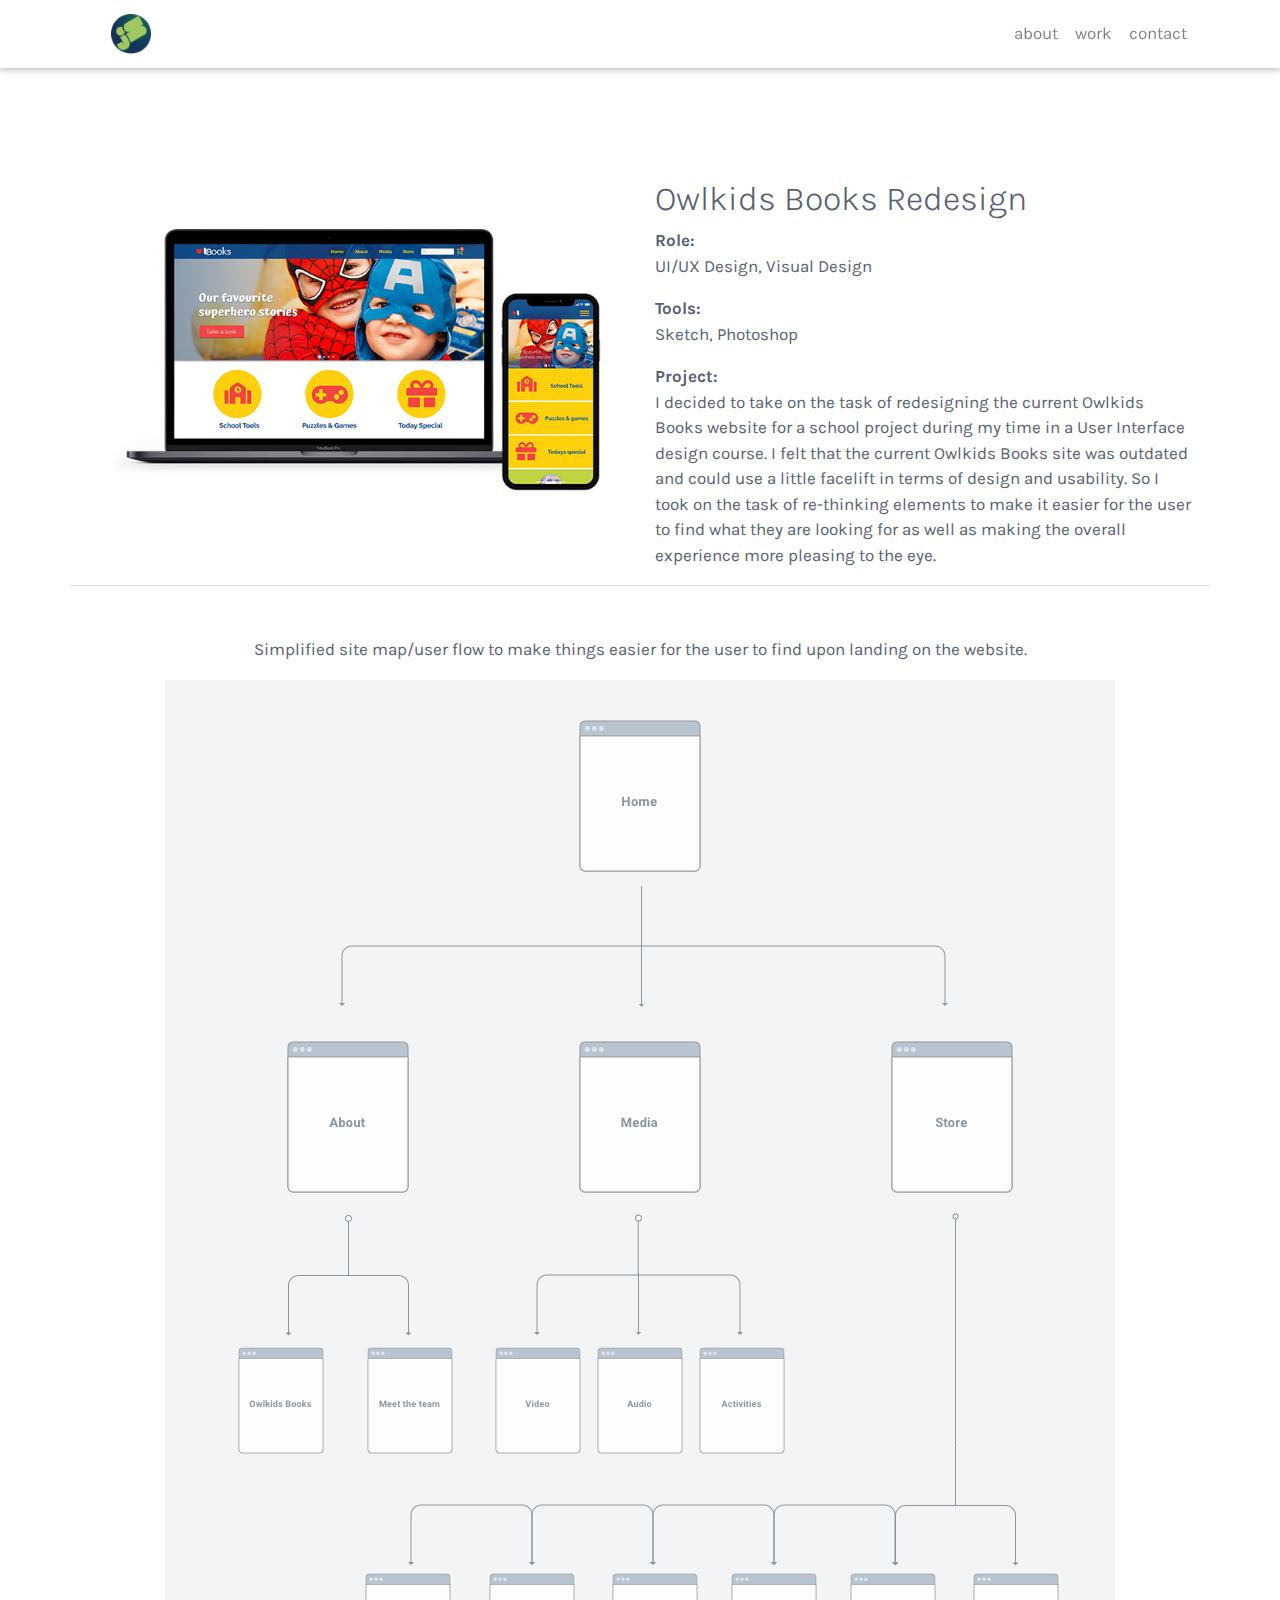
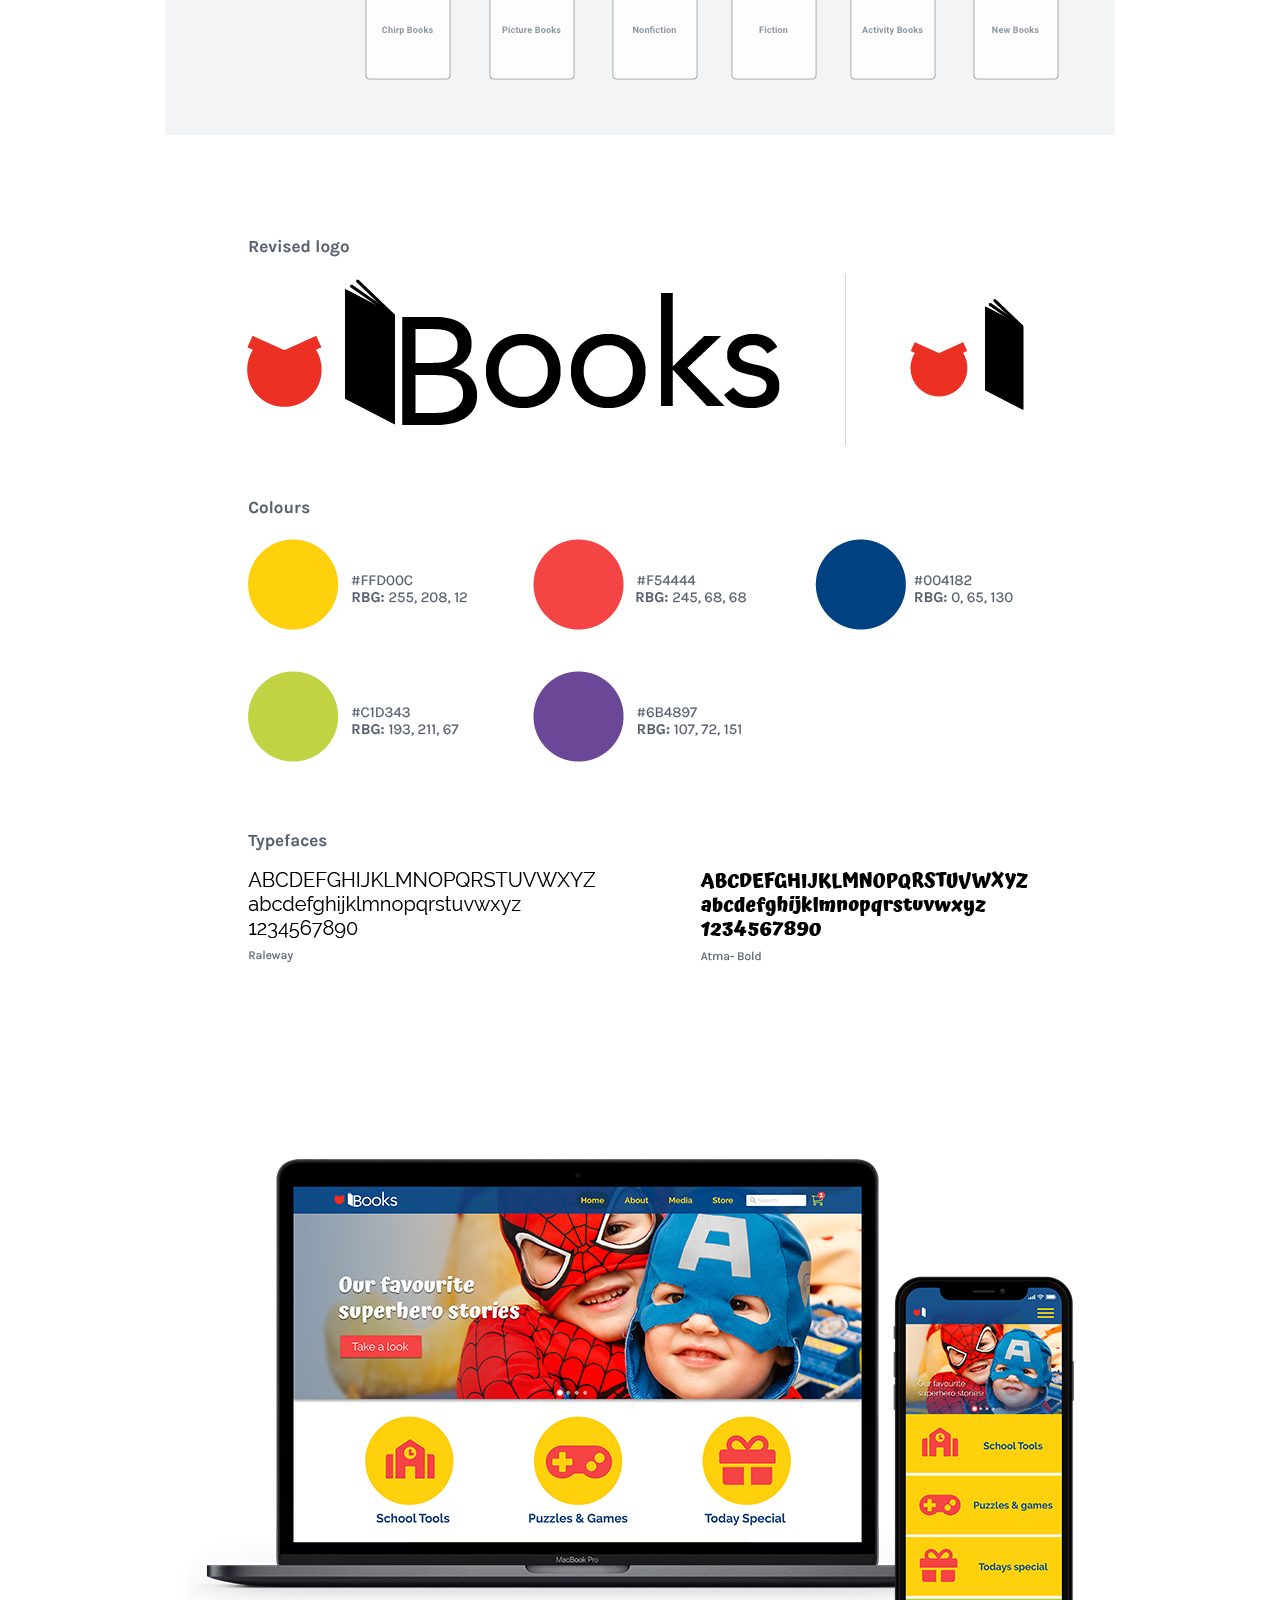
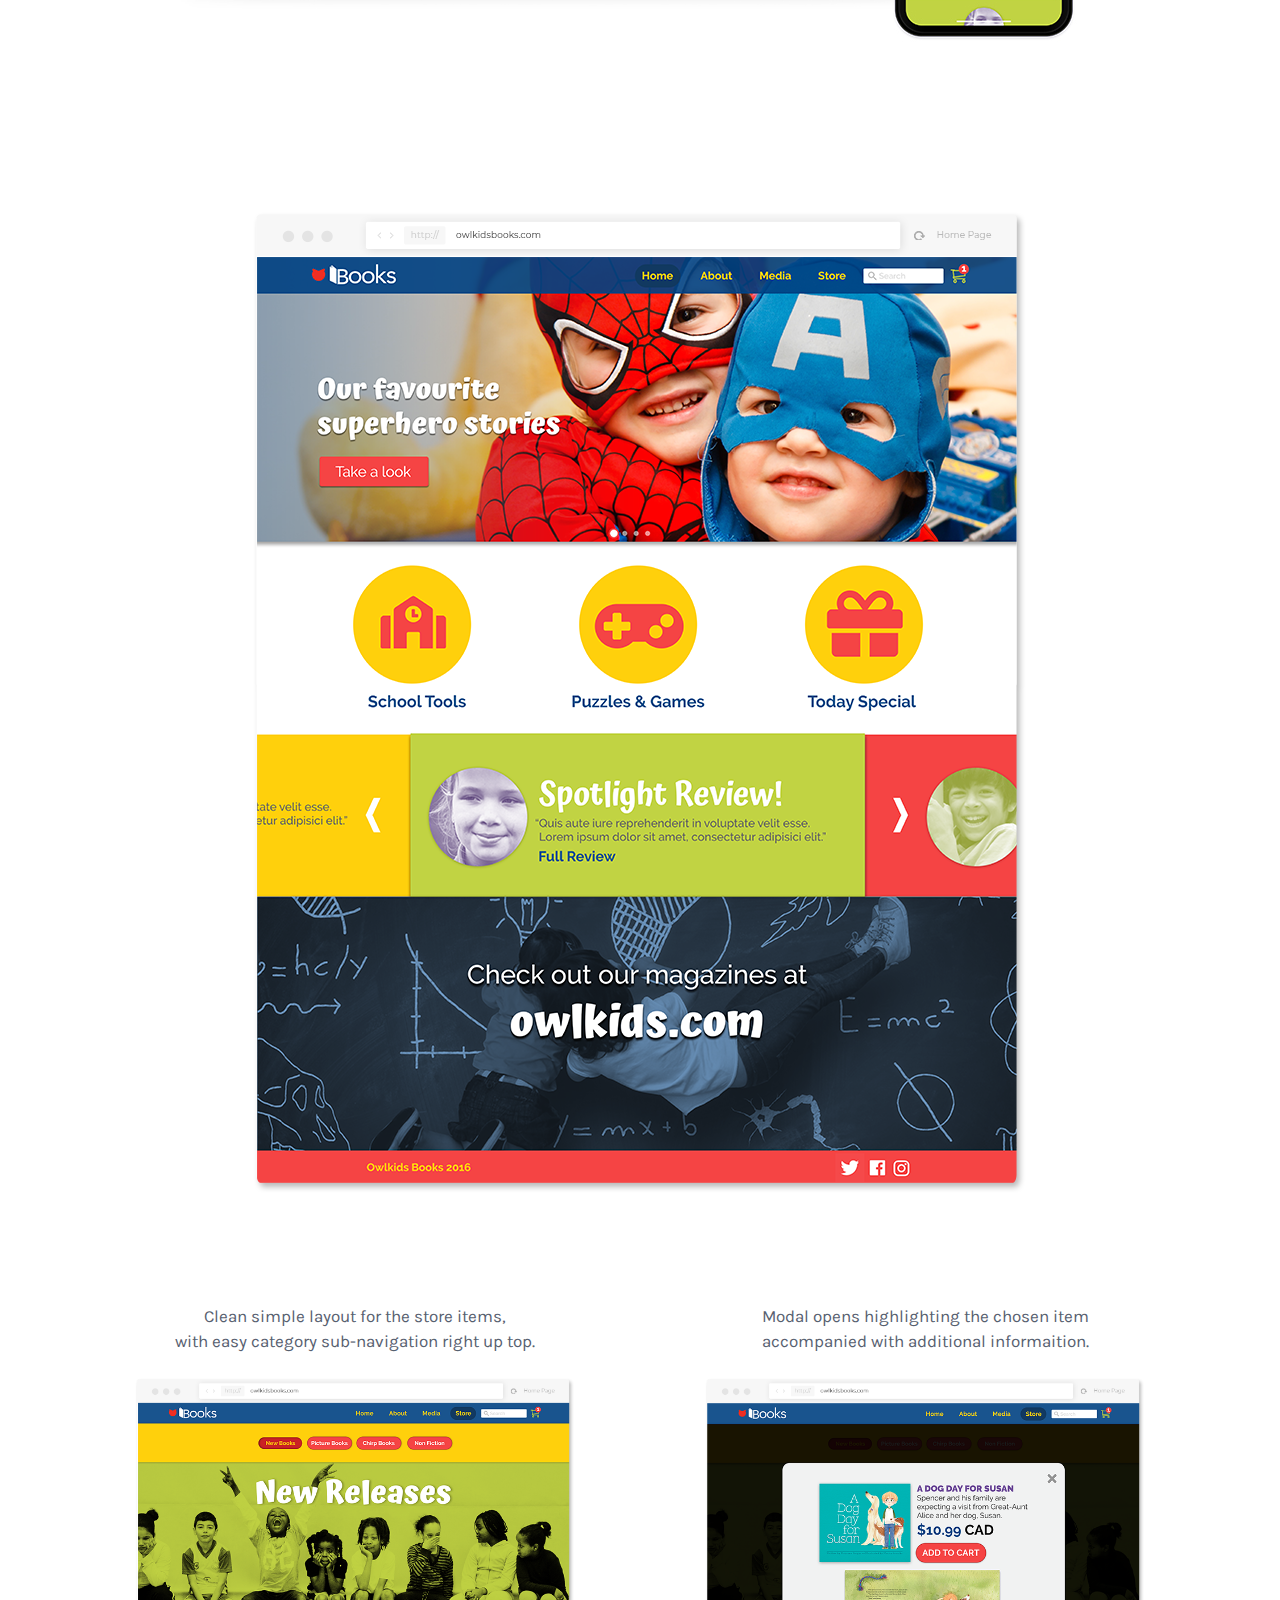
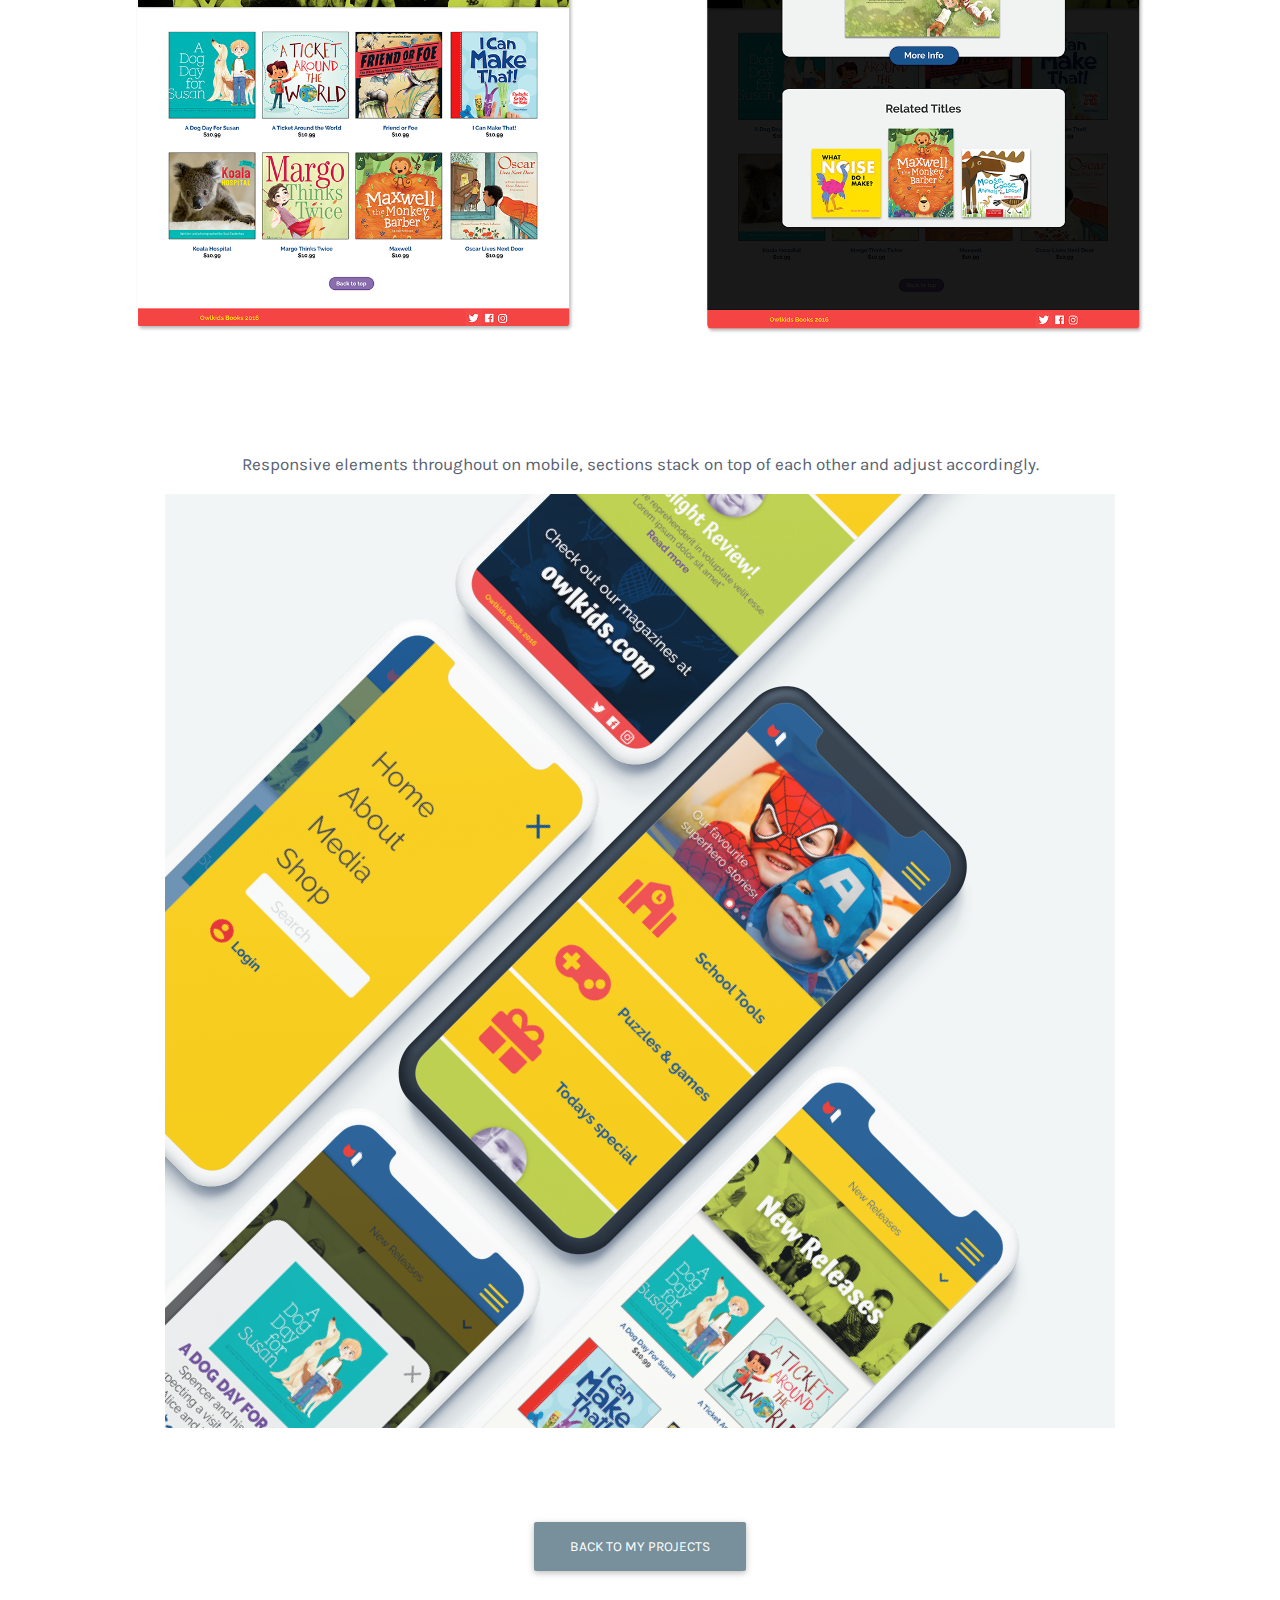
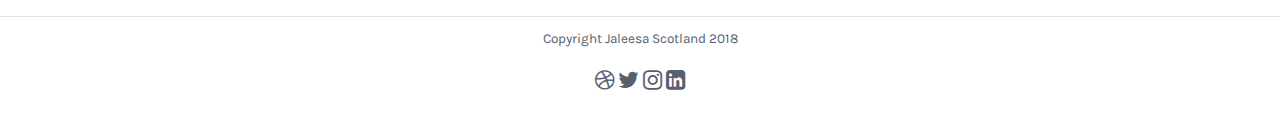
<file: okb-redesign.html>
<!DOCTYPE html>
<html lang="en">

<head>
    <meta charset="utf-8">
    <meta name="viewport" content="width=device-width, initial-scale=1, shrink-to-fit=no">
    <meta http-equiv="x-ua-compatible" content="ie=edge">
    <title>Jaleesa Scotland</title>
    <link rel="icon" type"image/png" href="img/JS_logo_personal.png">

    <!-- Font Awesome -->
    <link rel="stylesheet" href="https://maxcdn.bootstrapcdn.com/font-awesome/4.7.0/css/font-awesome.min.css">

    <!--Google font-->
    <link href="https://fonts.googleapis.com/css?family=Karla:400,400i,700,700i" rel="stylesheet">
    <!-- Bootstrap core CSS -->
    <link href="css/bootstrap.min.css" rel="stylesheet">
    <!-- Material Design Bootstrap -->
    <link href="css/mdb.min.css" rel="stylesheet">
    <!-- Your custom styles (optional) -->
    <link href="css/style.min.css" rel="stylesheet">
</head>

<body data-spy="scroll" data-target="#navbar-example">

    <!-- Start your project here-->

      <nav class="navbar navbar-expand-lg navbar-light white fixed-top" id="navbar-example">
        <div class="container">
          <a class="navbar-brand px-lg-4 mr-0" href="index.html#header">
            <img src="img/JS_logo_personal.png" height="40"  alt="js-logo">
          </a>
            <button class="navbar-toggler" type="button" data-toggle="collapse" data-target="#navbarNavAltMarkup" aria-controls="navbarNavAltMarkup"
            aria-expanded="false" aria-label="Toggle navigation">
            <span class="navbar-toggler-icon"></span>
            </button>

          <div class="collapse navbar-collapse justify-content-end" id="navbarNavAltMarkup myNavbar">
            <div class="navbar-nav justify-content-end">
                <a class="nav-item nav-link" href="index.html#about">about</a>
                <a class="nav-item nav-link" href="index.html#work">work</a>
                <a class="nav-item nav-link" href="index.html#contact">contact</a>
            </div>
          </div>
        </div>
      </nav>


      <div class="projects">
        <div class="container border-bottom">
        <div class="row">

          <div class= "col-md-6 my-auto">
            <img class="img-fluid" src="img/projects/okb-mainimage.jpg">
          </div>

          <div class="col-md-6 pt-5">

            <h2>Owlkids Books Redesign</h2>
            <p>
              <strong>Role:</strong><br>
              UI/UX Design, Visual Design
            </p>

            <p>
              <strong>Tools:</strong><br>
              Sketch, Photoshop
            </p>

            <p>
              <strong>Project:</strong><br>
              I decided to take on the task of redesigning the current Owlkids Books website for a school project during my time in a User Interface design course. I felt that the current Owlkids Books site was outdated and could use a little facelift in terms of design and usability. So I took on the task of re-thinking elements to make it easier for the user to find what they are looking for as well as making the overall experience more pleasing to the eye.
            </p>

          </div>


        </div>


        </div>
      </div>

      <div class="project-images text-center">
        <div class="container">
          <div class="row">

            <div class="col-sm-12 mt-5 mb-5">
              <p>Simplified site map/user flow to make things easier for the user to find upon landing on the website.</p>
              <img class="img-fluid" src="img/projects/okb_sitemap.png">
            </div>

          <div class="col-sm-12 mt-5 mb-5">
            <img class="img-fluid" src="img/projects/okb-brand-guide.png">
            <p><small></small></p>
          </div>


          <div class="col-sm-12 mt-5 mb-5">
            <img class="img-fluid" src="img/projects/okb_mockup1.jpg">
            <p><small></small></p>
          </div>

          <div class="col-sm-12 mt-5 mb-5">
            <img class="img-fluid" src="img/projects/okb_homepage.png">
            <p><small></small></p>
          </div>

          <div class="col-md-6 mt-3 mb-5">
            <p>Clean simple layout for the store items,<br> with easy category sub-navigation right up top.</p>

            <img class="img-fluid" src="img/projects/okb_store.png">
          </div>

          <div class="col-md-6 mt-3 mb-5">
            <p> Modal opens highlighting the chosen item <br> accompanied with additional informaition. </p>
            <img class="img-fluid" src="img/projects/okb_storeitem.png">
          </div>

          <div class="col-sm-12 mt-5 mb-5">
            <p>Responsive elements  throughout on mobile, sections stack on top of each other and adjust accordingly.</p>
            <img class="img-fluid" src="img/projects/okb_sceenmock.png">
            <p><small></small></p>
          </div>

        </div>
      </div>

        </div>


      <div class="bottom-nav text-center">
        <div class="container">
        <a href="index.html#work"><button type="button" class="btn btn-blue-grey mt-4">Back to my projects</button></a>
      </div>
      </div>


      <footer class="border-top">
        <p class="text-center pt-2"><small>Copyright Jaleesa Scotland 2018</small></p>
        <div class = "text-center mb-4">
          <a href="https://dribbble.com/discoxjunkie" target="_blank">
            <i class="fa fa-dribbble fa-lg" aria-hidden="true"></i>
          </a>

          <a href="https://twitter.com/DISCOxjunkie" target="_blank">
            <i class="fa fa-twitter fa-lg" aria-hidden="true"></i>
          </a>

          <a href="https://www.instagram.com/discoxjunk/?hl=en" target="_blank">
            <i class="fa fa-instagram fa-lg" aria-hidden="true"></i>
          </a>
          <a href="https://www.linkedin.com/in/jaleesa-scotland-790aa632/" target="_blank">
            <i class="fa fa-linkedin-square fa-lg" aria-hidden="true"></i>
          </a>
        </div>
      </footer>

    <!-- /Start your project here-->












    <!-- SCRIPTS -->
    <!-- JQuery -->
    <script type="text/javascript" src="js/jquery-3.3.1.min.js"></script>
    <!-- Bootstrap tooltips -->
    <script type="text/javascript" src="js/popper.min.js"></script>
    <!-- Bootstrap core JavaScript -->
    <script type="text/javascript" src="js/bootstrap.min.js"></script>
    <!-- MDB core JavaScript -->
    <script type="text/javascript" src="js/mdb.min.js"></script>
    <script type="text/javascript" src="js/script.js"></script>
</body>

</html>
</file>
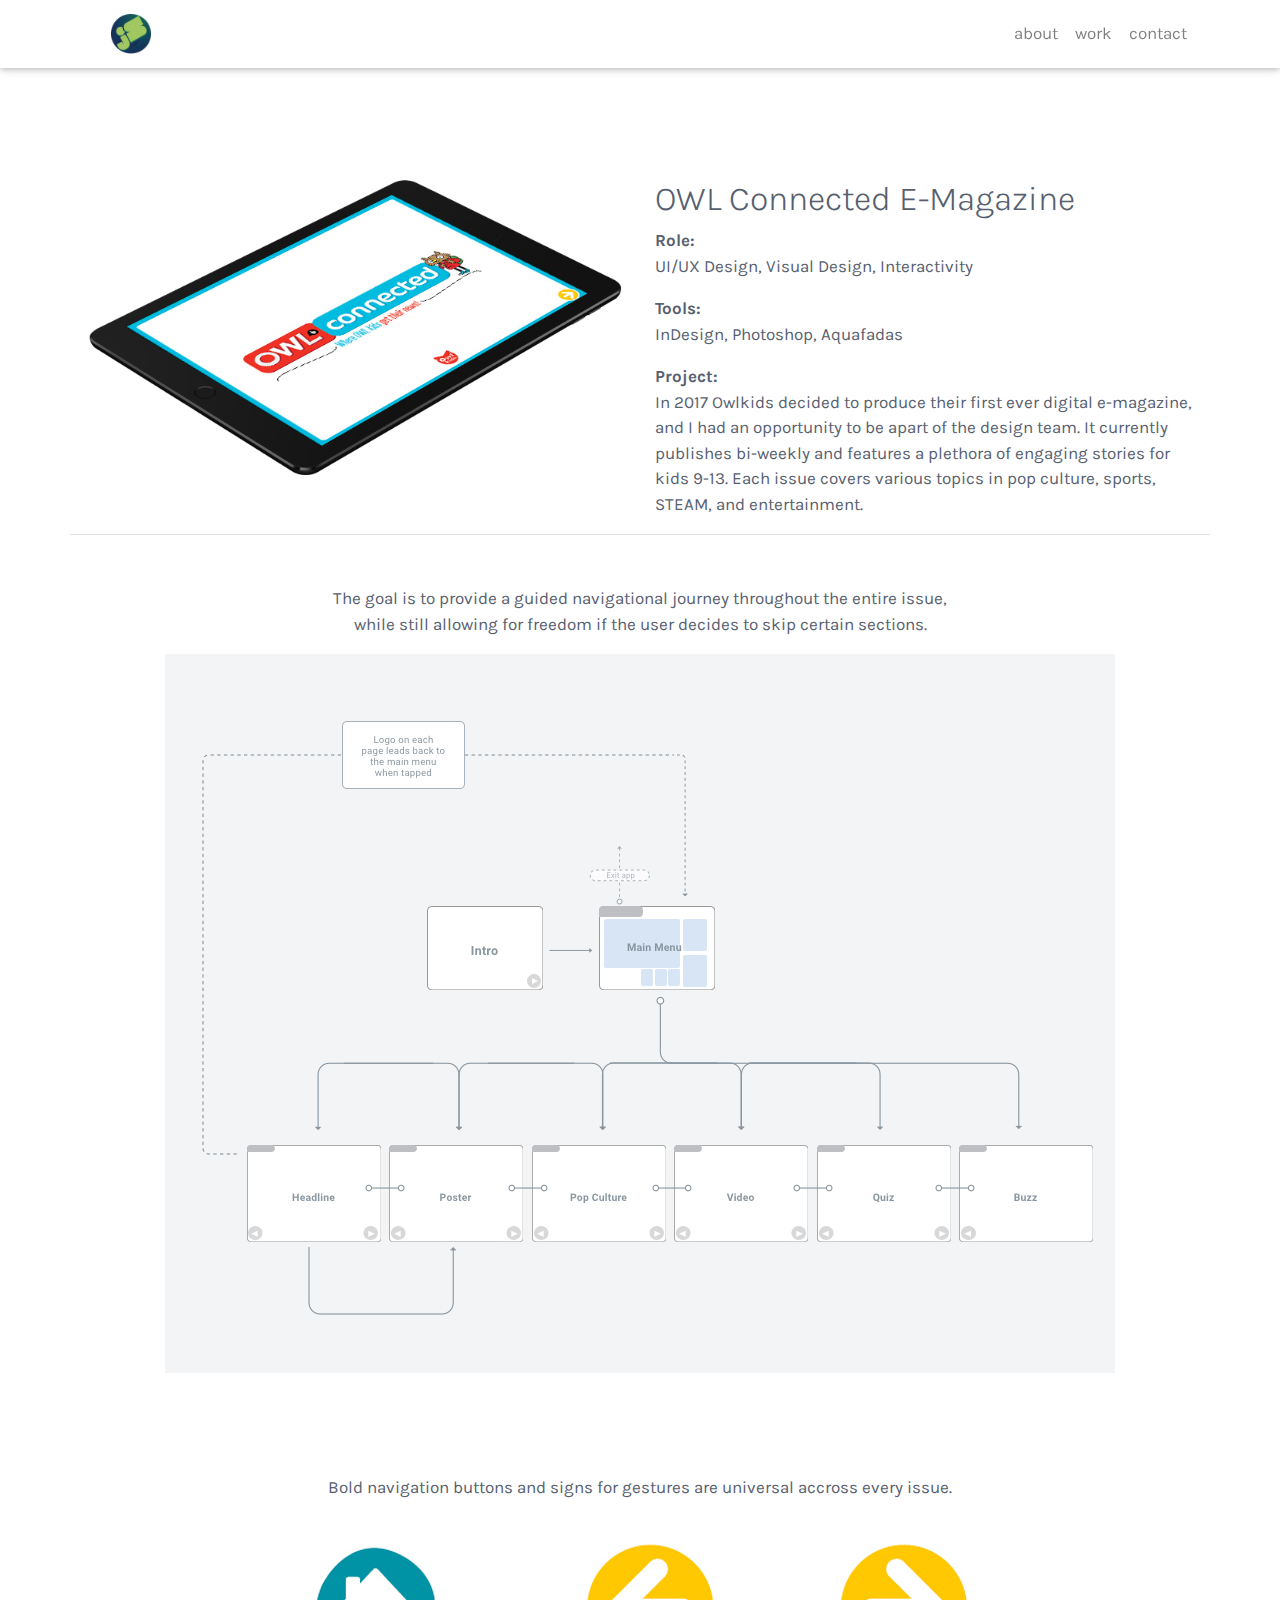
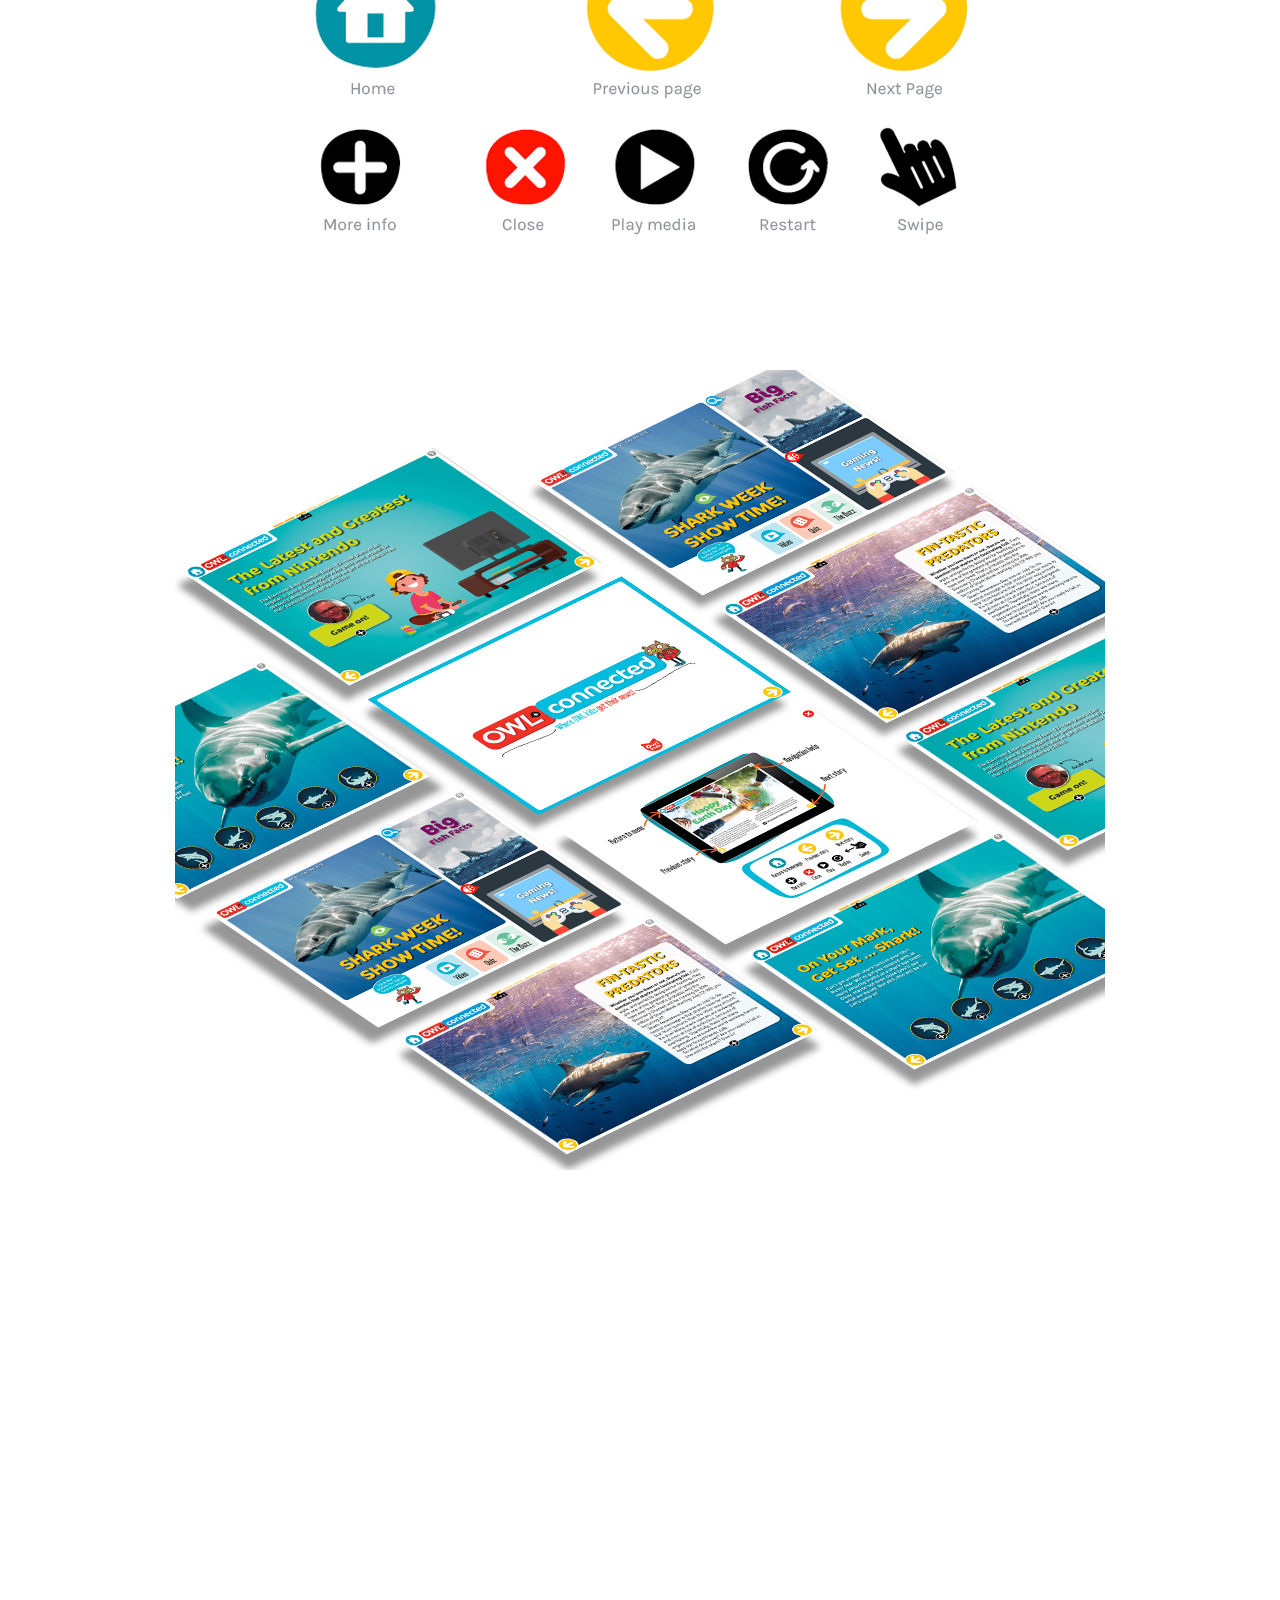
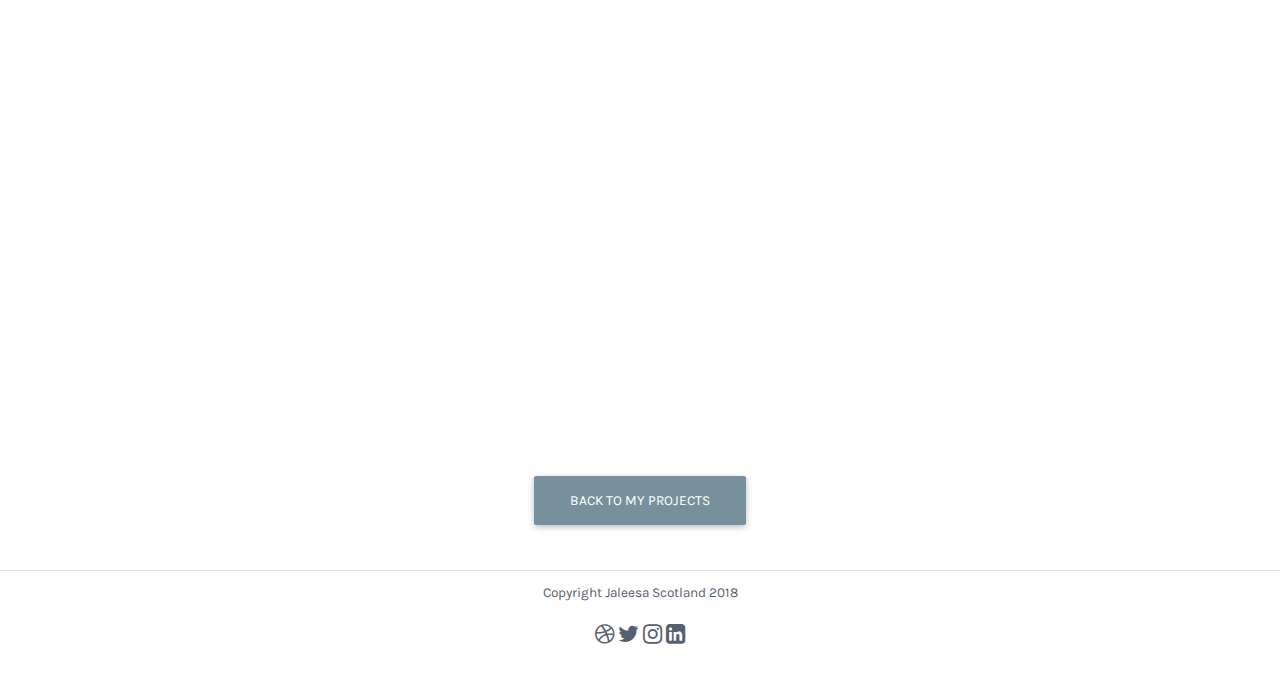
<file: owlconnected.html>
<!DOCTYPE html>
<html lang="en">

<head>
    <meta charset="utf-8">
    <meta name="viewport" content="width=device-width, initial-scale=1, shrink-to-fit=no">
    <meta http-equiv="x-ua-compatible" content="ie=edge">
    <title>Jaleesa Scotland</title>
    <link rel="icon" type"image/png" href="img/JS_logo_personal.png">

    <!-- Font Awesome -->
    <link rel="stylesheet" href="https://maxcdn.bootstrapcdn.com/font-awesome/4.7.0/css/font-awesome.min.css">

    <!--Google font-->
    <link href="https://fonts.googleapis.com/css?family=Karla:400,400i,700,700i" rel="stylesheet">
    <!-- Bootstrap core CSS -->
    <link href="css/bootstrap.min.css" rel="stylesheet">
    <!-- Material Design Bootstrap -->
    <link href="css/mdb.min.css" rel="stylesheet">
    <!-- Your custom styles (optional) -->
    <link href="css/style.min.css" rel="stylesheet">
</head>

<body data-spy="scroll" data-target="#navbar-example">

    <!-- Start your project here-->

      <nav class="navbar navbar-expand-lg navbar-light white fixed-top" id="navbar-example">
        <div class="container">
          <a class="navbar-brand px-lg-4 mr-0" href="index.html#header">
            <img src="img/JS_logo_personal.png" height="40"  alt="js-logo">
          </a>
            <button class="navbar-toggler" type="button" data-toggle="collapse" data-target="#navbarNavAltMarkup" aria-controls="navbarNavAltMarkup"
            aria-expanded="false" aria-label="Toggle navigation">
            <span class="navbar-toggler-icon"></span>
            </button>

          <div class="collapse navbar-collapse justify-content-end" id="navbarNavAltMarkup myNavbar">
            <div class="navbar-nav justify-content-end">
                <a class="nav-item nav-link" href="index.html#about">about</a>
                <a class="nav-item nav-link" href="index.html#work">work</a>
                <a class="nav-item nav-link" href="index.html#contact">contact</a>
            </div>
          </div>
        </div>
      </nav>


      <div class="projects">
        <div class="container border-bottom">
        <div class="row">

          <div class= "col-md-6 my-auto">
            <img class="img-fluid" src="img/projects/oc-mainimage.jpg">
          </div>

          <div class="col-md-6 pt-5">

            <h2>OWL Connected E-Magazine</h2>
            <p>
              <strong>Role:</strong><br>
              UI/UX Design, Visual Design, Interactivity
            </p>

            <p>
              <strong>Tools:</strong><br>
              InDesign, Photoshop, Aquafadas
            </p>

            <p>
              <strong>Project:</strong><br>
              In 2017 Owlkids decided to produce their first ever digital e-magazine, and I had an opportunity to be apart of the design team. It currently publishes bi-weekly and features a plethora of engaging stories for kids 9-13. Each issue covers various topics in pop culture, sports, STEAM, and entertainment.
            </p>

          </div>


        </div>


        </div>
      </div>

      <div class="project-images text-center">
        <div class="container">
          <div class="row">

          <div class="col-sm-12 mt-5 mb-5">
            <p>The goal is to provide a guided navigational journey throughout the entire issue, <br>while still allowing for freedom if the user decides to skip certain sections.</p>

            <img class="img-fluid" src="img/projects/oc-userflochart.jpg">
            <div class="text-center">
            </div>

          </div>

          <div class="col-sm-12 mt-5 mb-5">
            <p>Bold navigation buttons and signs for gestures are universal accross every issue.</p>
            <img class="img-fluid" src="img/projects/oc-navigation-ui.jpg">
            <div class="text-center">
          </div>
          </div>

          <!-- <div class="col-sm-12 mt-5 mb-5">
            <img class="img-fluid" src="img/projects/oc-wireframes.jpg">
          </div> -->

          <div class="col-sm-12 mt-5 mb-5">
            <img class="img-fluid" src="img/projects/oc-screendisplays.jpg">
          </div>

          <div class="col-sm-12 mt-5 mb-5" >
            <iframe width="972" height="720" src="https://invis.io/PGN7Q8H3YRD" frameborder="0" allowfullscreen> <p>Your browser does not support iframes.</p></iframe>
          </div>

        </div>



        </div>

        </div>


      <div class="bottom-nav text-center">
        <div class="container">
        <a href="index.html#work"><button type="button" class="btn btn-blue-grey mt-4">Back to my projects</button></a>
      </div>
      </div>


      <footer class="border-top">
        <p class="text-center pt-2"><small>Copyright Jaleesa Scotland 2018</small></p>
        <div class = "text-center mb-4">
          <a href="https://dribbble.com/discoxjunkie" target="_blank">
            <i class="fa fa-dribbble fa-lg" aria-hidden="true"></i>
          </a>

          <a href="https://twitter.com/DISCOxjunkie" target="_blank">
            <i class="fa fa-twitter fa-lg" aria-hidden="true"></i>
          </a>

          <a href="https://www.instagram.com/discoxjunk/?hl=en" target="_blank">
            <i class="fa fa-instagram fa-lg" aria-hidden="true"></i>
          </a>
          <a href="https://www.linkedin.com/in/jaleesa-scotland-790aa632/" target="_blank">
            <i class="fa fa-linkedin-square fa-lg" aria-hidden="true"></i>
          </a>
        </div>
      </footer>

    <!-- /Start your project here-->












    <!-- SCRIPTS -->
    <!-- JQuery -->
    <script type="text/javascript" src="js/jquery-3.3.1.min.js"></script>
    <!-- Bootstrap tooltips -->
    <script type="text/javascript" src="js/popper.min.js"></script>
    <!-- Bootstrap core JavaScript -->
    <script type="text/javascript" src="js/bootstrap.min.js"></script>
    <!-- MDB core JavaScript -->
    <script type="text/javascript" src="js/mdb.min.js"></script>
    <script type="text/javascript" src="js/script.js"></script>
</body>

</html>
</file>
<file: css/style.min.css>
/* html{

  font-size:17px;
} */

/* body {
  position: relative;
} */

html {
  font-size: 17px;
}

@include media-breakpoint-up(sm) {
  html {
    font-size: 16px;
  }
}

@include media-breakpoint-up(md) {
  html {
    font-size: 15px;
  }
}

@include media-breakpoint-up(lg) {
  html {
    font-size: 17px;
  }
}


body, a{
  font-family: 'Karla', sans-serif;
  font-weight:400;
  font-size:1rem;
  color:#57606F;
}

h1{
  font-family: 'Karla', sans-serif;
  font-weight: 700;
  font-size: 3.5rem;
}

.jumbotron{
  background-image: url("../img/hero-img1.jpg");
  height:100vh;
  background-repeat: no-repeat, repeat;
  background-position: center;
  background-size:cover;
  background-attachment: fixed;
  margin-bottom: 0;
  box-shadow: none !important;
}

.jumbotron h1 {
  text-shadow: 0px 2px 7px rgba(0,0,0,0.5);
}

.jumbotron p {
  text-shadow: 0px 2px 7px rgba(0,0,0,0.5);
}

.vertical-align {

  position: absolute;
  top: 50%;
  color: white;
}

.about {
}

.my-bio-image{
  background-image: url("../img/IMG_1983.jpg");
  background-color:grey;
  background-repeat: no-repeat, repeat;
  background-position: center;
  background-size:cover;
  height:70vh;
  margin:0;
  padding-left: 0;
}

.about-text  {
  max-width:80%;
  padding-top: 10%;
  padding-bottom:5%;
  padding-left: 10%;

}

.work {
  /* background-image: url("../img/footer_lodyas.png"); */
  height:100%;
  background-color: #eceff1;

}

i:hover {
  color:#CED6E0;
}


.projects{

  padding-top:10%;
}

.bottom-nav{

  padding-bottom:3%;
}

.project-images{



}
</file>
